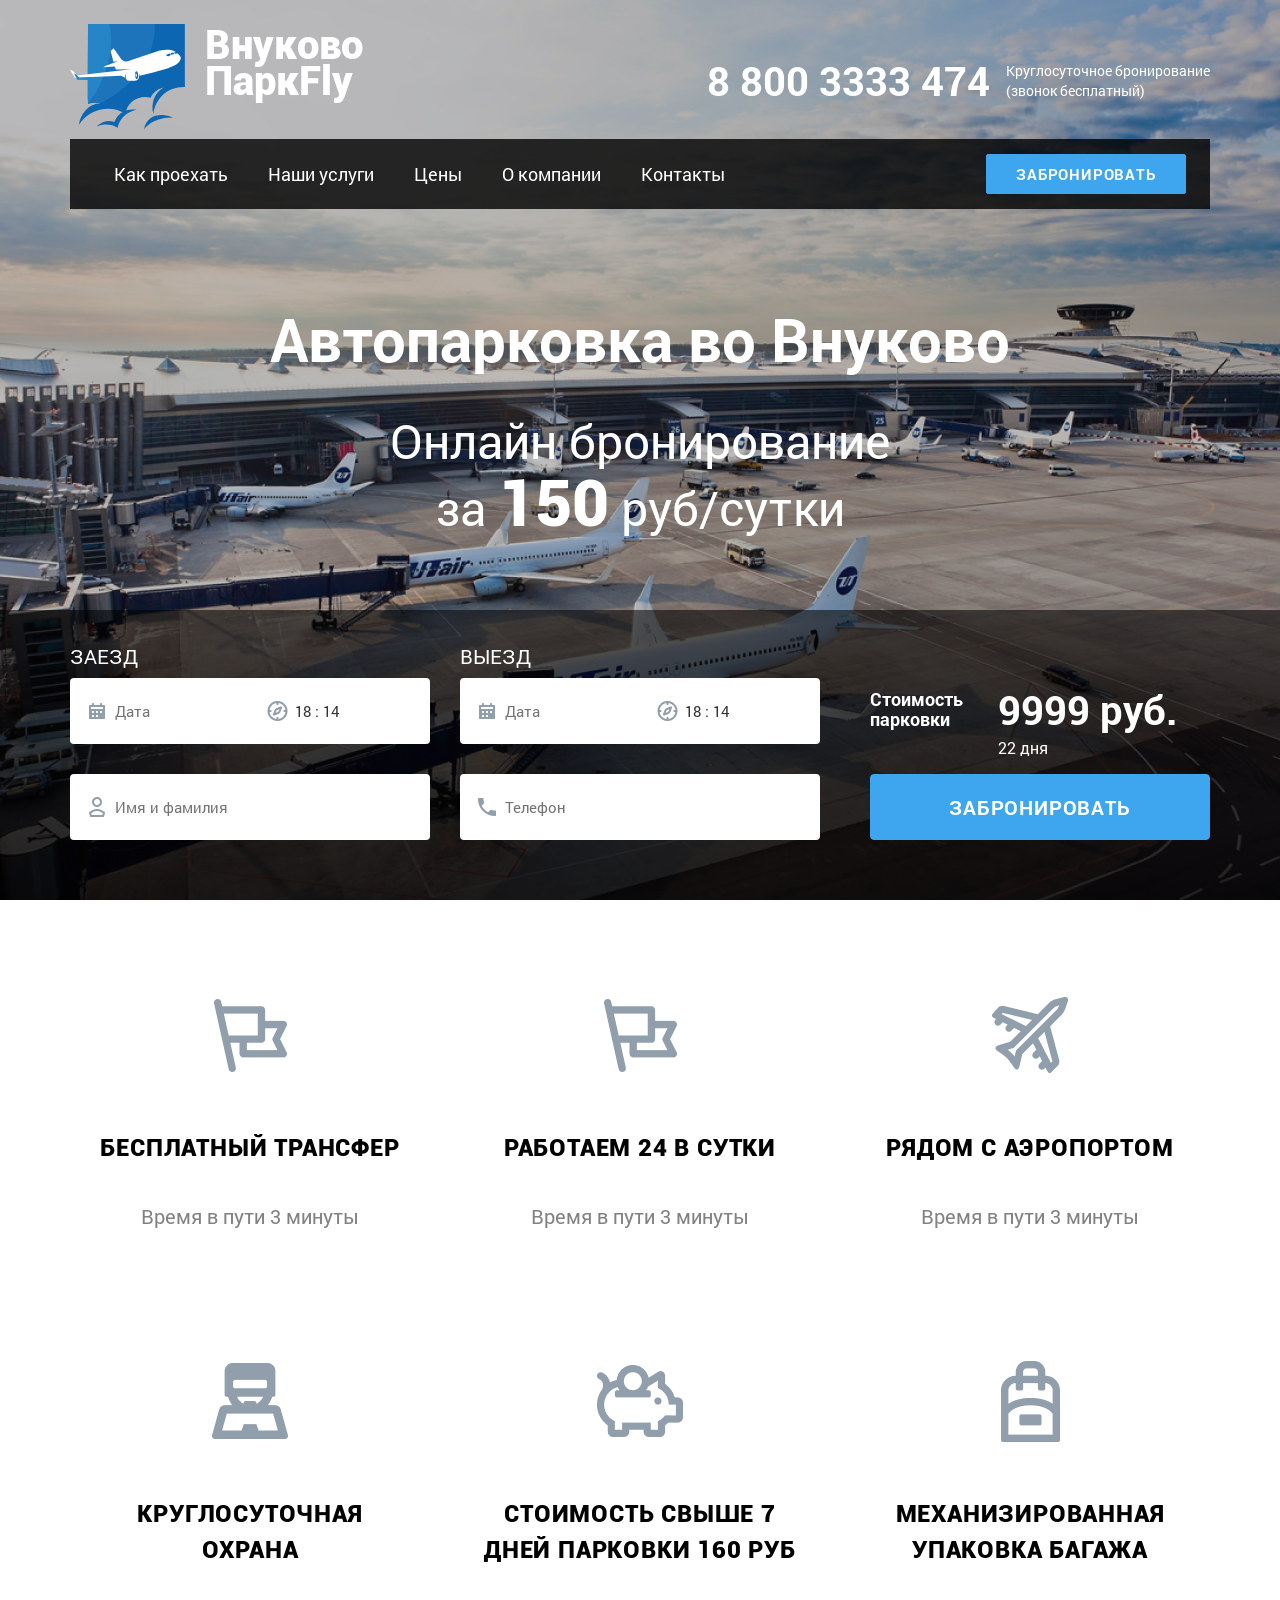
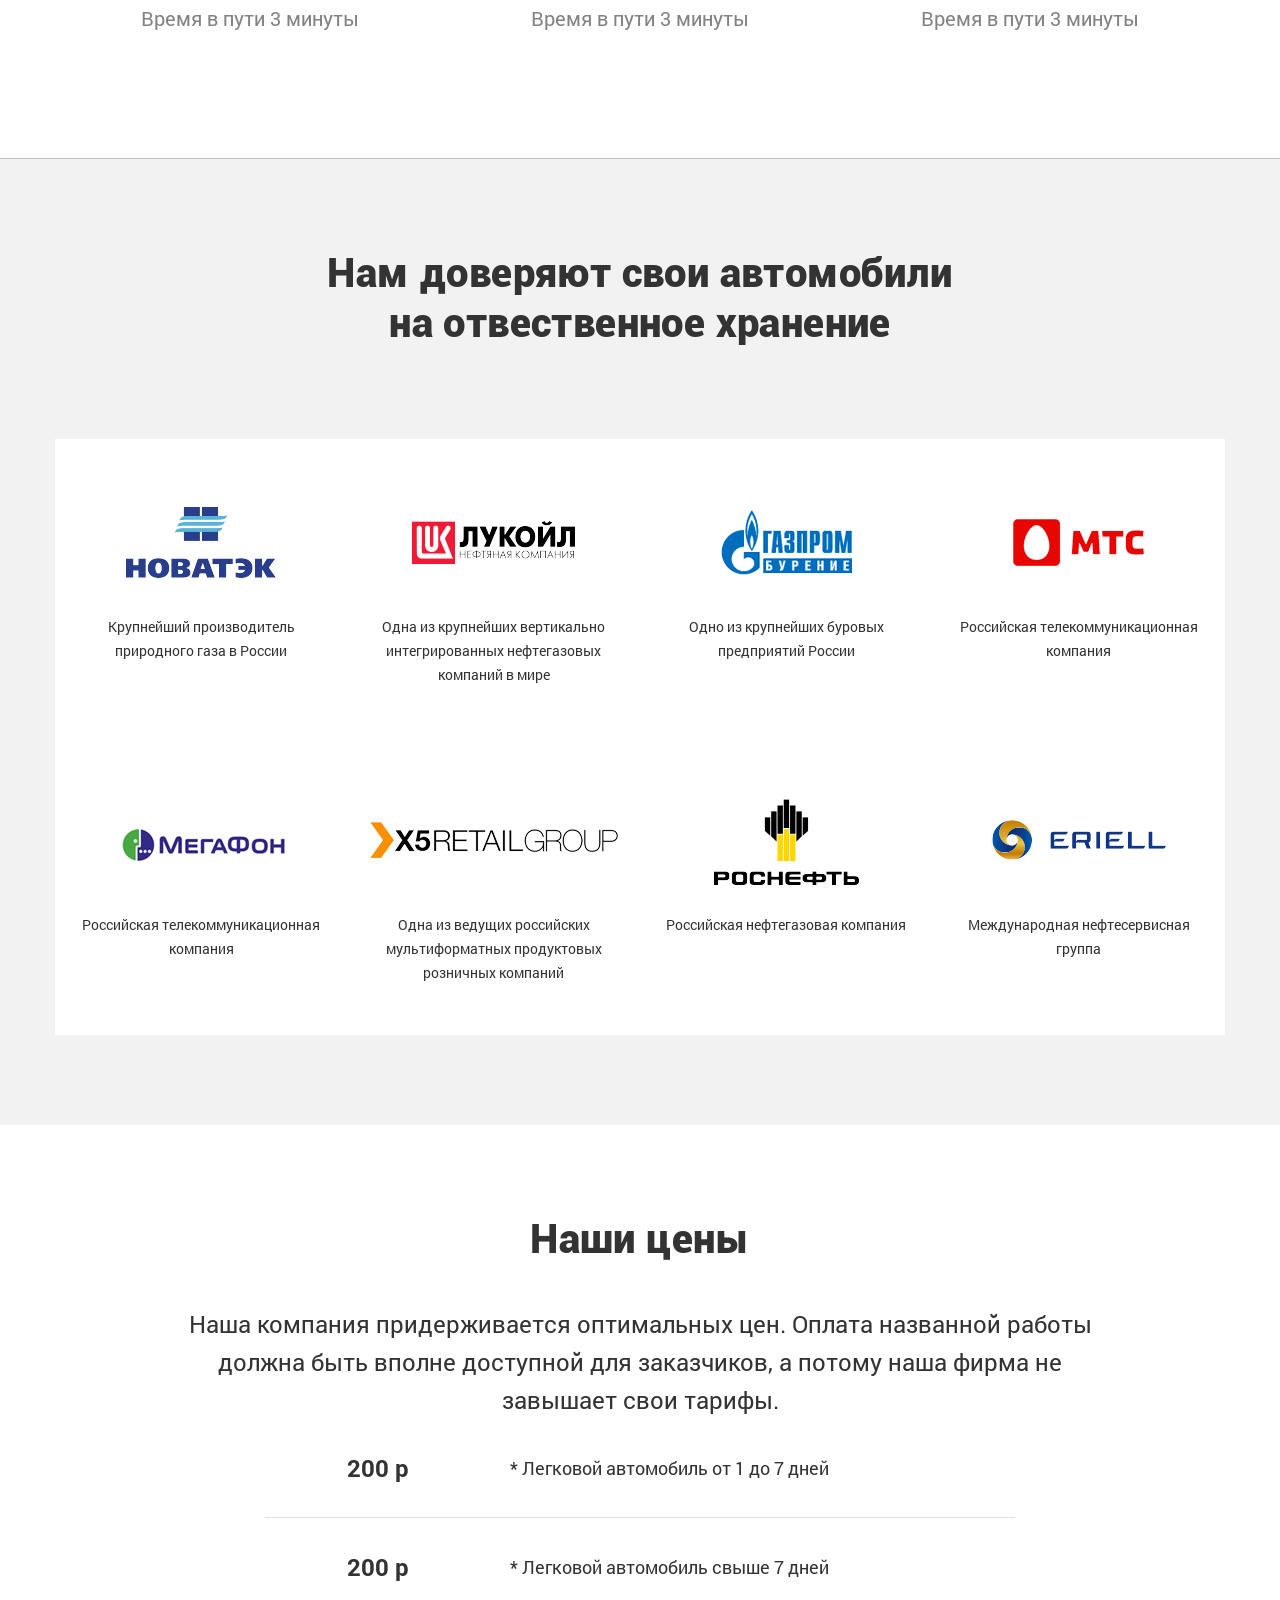
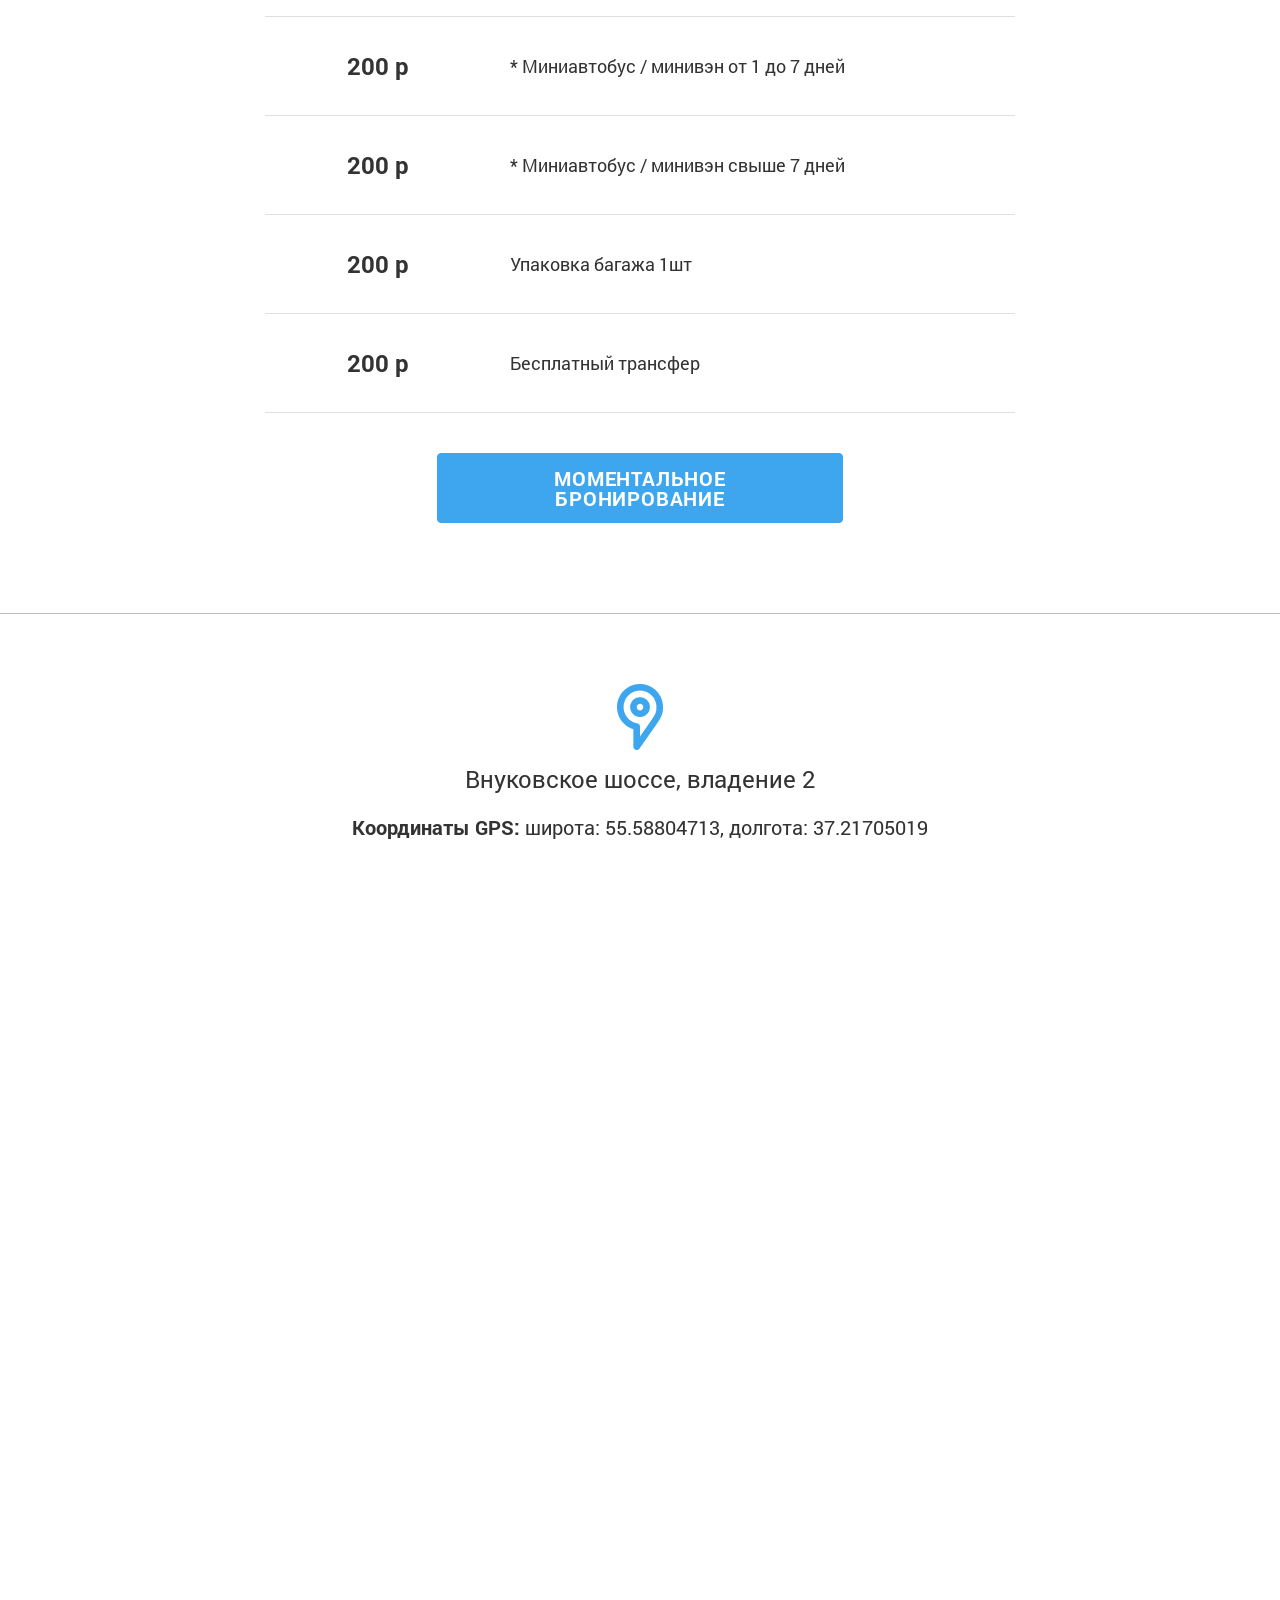
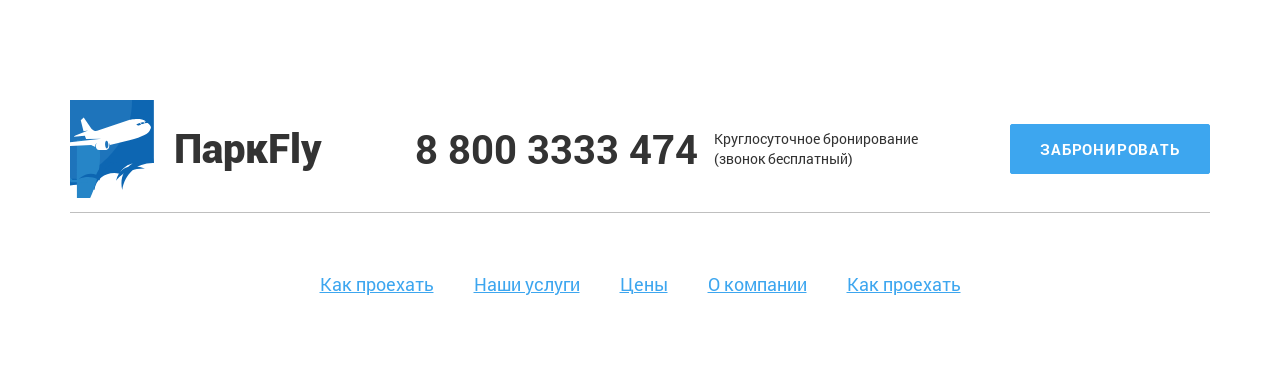
<file: app/index.html>
<!DOCTYPE html>
<html lang="ru">
<head>
	<meta charset="UTF-8">

	<title>Заголовок</title>

	<link rel="shortcut icon" href="img/favicon/favicon.ico" type="image/x-icon">
	<link rel="icon" href="img/favicon/apple-touch-icon.png">
	<link rel="icon" sizes="72x72" href="img/favicon/apple-touch-icon-72x72.png">
	<link rel="icon" sizes="114x114" href="img/favicon/apple-touch-icon-114x114.png">

	<meta http-equiv="X-UA-Compatible" content="IE=edge">
	<meta name="viewport" content="width=device-width, initial-scale=1">
	<!-- Styles -->
	<link rel="stylesheet" href="libs/bootstrap/bootstrap.min.css">
	<link rel="stylesheet" href="libs/font-awesome/css/font-awesome.min.css">
	<link rel="stylesheet" href="libs/ericjgagnon-wickedpicker/dist/wickedpicker.min.css">
	<link rel="stylesheet" href="css/fonts.css">
	<link rel="stylesheet" href="css/main.css">
	<link rel="stylesheet" href="css/media.css">
	<!-- End_Styles -->
</head>
<body>
	<header class="header">
		<div class="container">
			<div class="row">
				<div class="col-md-5">
					<div class="header__h-logo">
						<div class="h-logo">
							<a href="#" class="h-logo__link">
								<svg  viewBox="0 0 115 106" version="1.1" xmlns="http://www.w3.org/2000/svg"><g id="Canvas" transform="translate(-1663 488)"><g id="Logo"><g id="Vector"><use xlink:href="#path0_fill" transform="matrix(-1 0 0 1 1778 -487.962)" fill="#0D66B2"/></g><g id="Vector"><use xlink:href="#path1_fill" transform="matrix(-1 0 0 1 1747.91 -488)" fill="#1E74BB"/></g><g id="Vector"><use xlink:href="#path2_fill" transform="matrix(-1 0 0 1 1704.14 -487.979)" fill="#2685C7"/></g><g id="Vector"><use xlink:href="#path3_fill" transform="matrix(-1 0 0 1 1765.99 -396.956)" fill="#0D66B2"/></g><g id="Vector"><use xlink:href="#path4_fill" transform="matrix(-1 0 0 1 1730.03 -402.592)" fill="#0D66B2"/></g><g id="Vector"><use xlink:href="#path5_fill" transform="matrix(-1 0 0 1 1773.79 -463.785)" fill="#FFFFFF"/></g><g id="Vector"><use xlink:href="#path6_fill" transform="matrix(-1 0 0 1 1729.86 -438.523)" fill="#FFFFFF"/></g><g id="Vector"><use xlink:href="#path7_fill" transform="matrix(-1 0 0 1 1687.27 -438.652)" fill="#2685C7"/></g></g></g><defs><path id="path0_fill" fill-rule="evenodd" d="M 0 63.079C 16.9303 62.4811 29.1917 73.7559 31.7575 89.8994C 34.3864 79.073 30.3484 68.8659 21.4942 63.5702C 21.4942 63.5702 30.3274 65.1717 34.4706 73.6705C 46.3744 70.9159 57.7734 77.685 59.6032 89.9634C 72.8319 80.3115 95.4828 83.7281 106.062 100.726C 104.737 90.8389 97.7332 79.9699 84.7988 79.1371C 84.7988 79.1371 90.2881 77.9199 96.955 79.6709C 97.0392 44.9497 96.9761 34.7853 96.9761 3.18191e-10L 0.14722 3.18191e-10C 0.14722 28.9984 0 33.8244 0 63.079Z"/><path id="path1_fill" fill-rule="evenodd" d="M 60.7703 80.3969C 58.9405 79.735 56.9005 79.3293 54.7343 79.1584C 54.7343 79.1584 -0.872906 55.4557 0.0104146 -3.18191e-10L 66.9115 -3.18191e-10C 66.9115 34.8066 66.9746 44.9497 66.8904 79.6496C 60.2235 77.9199 54.7343 79.1371 54.7343 79.1371L 60.7703 80.3969Z"/><path id="path2_fill" fill-rule="evenodd" d="M 1.55638 0L 23.1136 0C 23.1136 34.8067 23.1767 44.9497 23.0926 79.6496C 23.0926 79.6496 -7.08755 43.7112 1.55638 0Z"/><path id="path3_fill" fill-rule="evenodd" d="M 29.2127 14.9561C 29.2127 14.9561 22.2092 2.05841 -3.20914e-07 2.42142C -3.20914e-07 2.40007 24.3334 -8.1487 29.2127 14.9561Z"/><path id="path4_fill" fill-rule="evenodd" d="M 1.28366e-06 0.326865C 1.28366e-06 0.326865 15.8787 2.41954 19.412 18.4135C 19.412 18.4135 27.6353 11.9647 40.3173 17.0042C 40.3173 17.0042 32.3253 8.67619 22.5878 12.6693C 22.5878 12.6693 18.4446 -2.38506 1.28366e-06 0.326865Z"/><path id="path5_fill" fill-rule="evenodd" d="M 62.842 13.0044L 67.4058 13.6024L 70.161 2.77599L 67.2166 6.51665e-07L 59.6663 10.805C 59.6663 10.805 57.0163 14.0294 53.7775 13.282L 21.8727 2.47704C 21.8727 2.47704 10.1372 -0.555199 4.96344 3.86503C 5.63645 3.92909 6.30946 4.03586 6.9404 4.18534L 5.4051 5.65875C 4.56385 5.50927 3.80671 5.42386 3.21783 5.40251C -0.462673 8.71234 -0.799176 9.45972 1.26191 13.0685C 3.57537 17.1471 11.9249 20.3074 26.731 23.9589L 41.0114 27.4609C 41.3058 25.9662 41.9788 25.0693 41.9788 25.0693C 41.5161 26.5427 41.4951 28.4432 41.9578 29.8953C 42.3994 31.3046 43.6613 32.6286 46.9002 32.4791L 51.8636 32.415C 55.1655 32.3723 55.8596 27.9948 54.2612 25.3469C 54.2612 25.3469 55.8385 26.3719 55.8385 29.3401C 55.8385 29.3401 57.8996 28.5713 59.7294 27.5037L 105.83 29.5963L 110.794 21.4178L 107.618 22.7204L 103.622 27.162L 49.6553 21.0762L 64.84 21.3538L 66.0809 18.2575L 77.5009 19.0689L 75.503 17.8304L 62.842 13.0044ZM 6.2043 5.80823C 7.08762 5.97906 8.05507 6.25666 9.08561 6.61967L 10.5788 5.18897C 9.69552 4.89001 8.72807 4.56971 7.65547 4.33482L 6.2043 5.80823ZM 9.73758 6.87591C 10.4947 7.17487 11.2939 7.55923 12.0721 7.98631C 12.0721 7.98631 13.8597 8.15714 14.6589 6.96133C 14.6589 6.96133 13.2709 6.1926 11.1888 5.40251L 9.73758 6.87591ZM 44.4395 23.0407C 43.5351 22.9553 42.6939 24.6423 42.5677 26.799C 42.4205 28.9344 43.0514 30.7281 43.9347 30.8135C 44.8391 30.8776 45.6803 29.1906 45.8065 27.0552C 45.9538 24.8985 45.3228 23.1048 44.4395 23.0407Z"/><path id="path6_fill" fill-rule="evenodd" d="M 0.968239 3.75826C 1.19958 3.20306 1.34681 2.49839 1.4099 1.75101C 1.45196 1.1104 1.4099 0.512492 1.32577 1.30333e-06C 0.610704 0.10677 0.042854 0.896859 0.000791048 1.85778C -0.0202404 2.73328 0.379358 3.48066 0.968239 3.75826Z"/><path id="path7_fill" fill-rule="evenodd" d="M 0.231346 6.53426L 16.9514 6.38478L 20.2954 0L 17.9609 1.1104L 15.1637 4.16399L -1.28366e-06 3.6515L 0.231346 6.53426Z"/></defs></svg>
								<span>
									Внуково<br>ПаркFly
								</span>
							</a>
						</div>
					</div>
				</div>
				<div class="col-md-7">
					<div class="header__h-phone">
						<div class="h-phone">
							<a href="tel:88003333474" class="h-phone__number">
								8 800 3333 474
							</a>
							<span class="h-phone__text">
								Круглосуточное бронирование<br>(звонок бесплатный)
							</span>
						</div>
					</div>
				</div>
			</div>
			<div class="row">
				<div class="col-md-12">
					<div class="header__h-nav">
						<div class="h-nav__button h-nav__button-mob">
							<input type="button" value="Забронировать">
						</div>
						<button class="h-nav__mob-button">
							&equiv;
						</button>
						<div class="h-nav">
							<ul class="h-nav__list">
								<li class="h-nav__item">
									<a href="#block-marsh" class="h-nav__link">
										Как проехать
									</a>
								</li>
								<li class="h-nav__item">
									<a href="#" class="h-nav__link">
										Наши услуги
									</a>
								</li>
								<li class="h-nav__item">
									<a href="#block-price" class="h-nav__link">
										Цены
									</a>
								</li>
								<li class="h-nav__item">
									<a href="#" class="h-nav__link">
										О компании
									</a>
								</li>
								<li class="h-nav__item">
									<a href="#" class="h-nav__link">
										Контакты
									</a>
								</li>
							</ul>
							<div class="h-nav__button">
								<input type="button" value="Забронировать">
							</div>
						</div>
					</div>
				</div>
			</div>
			<div class="row">
				<div class="col-md-12">
					<div class="header__h-title">
						<div class="h-title">
							<h1 class="h-title__title">
								Автопарковка во Внуково
							</h1>
							<p class="h-title__description">
								Онлайн бронирование<br>за <strong>150</strong> руб/сутки
							</p>
						</div>
					</div>
				</div>
			</div>
		</div>
		<div class="header__bottom">
			<div class="container">
				<div class="row">
					<form action="">
					<div class="col-md-4">
						<div class="header__h-form">
							<div class="h-form">
								<label for="">
									Заезд
								</label>
								<div class="h-form__row">
									<div class="h-form__input h-form__input-50">
										<i style="background-image: url(img/icon/1.png);"></i>
										<input type="text" placeholder="Дата" required>
									</div>
									<div class="h-form__input h-form__input-50">
										<i style="background-image: url(img/icon/2.png);"></i>
										<input type="text" placeholder="Время" required name="check_in_time">
									</div>
								</div>
								<div class="h-form__row" style="padding-top: 30px;">
									<div class="h-form__input">
										<i style="background-image: url(img/icon/3.png);"></i>
										<input type="text" placeholder="Имя и фамилия" required>
									</div>
								</div>
							</div>
						</div>
					</div>
					<div class="col-md-4">
						<div class="header__h-form">
							<div class="h-form">
								<label for="">
									Выезд
								</label>
								<div class="h-form__row">
									<div class="h-form__input h-form__input-50">
										<i style="background-image: url(img/icon/1.png);"></i>
										<input type="text" placeholder="Дата" required>
									</div>
									<div class="h-form__input h-form__input-50">
										<i style="background-image: url(img/icon/2.png);"></i>
										<input type="text" placeholder="Время" required name="check_in_time">
									</div>
								</div>
								<div class="h-form__row" style="padding-top: 30px;">
									<div class="h-form__input">
										<i style="background-image: url(img/icon/4.png);"></i>
										<input type="text" placeholder="Телефон" required>
									</div>
								</div>
							</div>
						</div>
					</div>
					<div class="col-md-4">
						<div class="header__h-reservation">
							<div class="h-reservation">
								<div class="h-reservation__left">
									<b class="h-reservation__title">
										Стоимость<br>парковки
									</b>
								</div>
								<div class="h-reservation__right">
									<div class="h-reservation__price">
										9999
									</div>
									<div class="h-reservation__days">
										22
									</div>
								</div>
								<div class="h-reservation__bottom">
									<div class="h-reservation__button">
										<input type="submit" value="Забронировать">
									</div>
								</div>
							</div>
						</div>
					</div>
					</form>
				</div>
			</div>
		</div>
	</header>
	<div class="page">
		<div class="page__white">
			<div class="container">
				<div class="row">
					<div class="col-md-4 col-sm-6">
						<div class="page__p-advantages">
							<div class="p-advantages">
								<div class="p-advantages__icon">
									<img src="img/icon/advantages/1.png" height="73" width="73" alt="1">
								</div>
								<h3 class="p-advantages__title">
									Бесплатный трансфер
								</h3>
								<p class="p-advantages__description">
									Время в пути 3 минуты
								</p>
							</div>
						</div>
					</div>
					<div class="col-md-4 col-sm-6">
						<div class="page__p-advantages">
							<div class="p-advantages">
								<div class="p-advantages__icon">
									<img src="img/icon/advantages/1.png" height="73" width="73" alt="1">
								</div>
								<h3 class="p-advantages__title">
									Работаем 24 в сутки
								</h3>
								<p class="p-advantages__description">
									Время в пути 3 минуты
								</p>
							</div>
						</div>
					</div>
					<div class="col-md-4 col-sm-6">
						<div class="page__p-advantages">
							<div class="p-advantages">
								<div class="p-advantages__icon">
									<img src="img/icon/advantages/3.png" alt="1">
								</div>
								<h3 class="p-advantages__title">
									Рядом с аэропортом
								</h3>
								<p class="p-advantages__description">
									Время в пути 3 минуты
								</p>
							</div>
						</div>
					</div>
					<div class="col-md-4 col-sm-6">
						<div class="page__p-advantages">
							<div class="p-advantages">
								<div class="p-advantages__icon">
									<img src="img/icon/advantages/4.png" alt="1">
								</div>
								<h3 class="p-advantages__title">
									Круглосуточная охрана
								</h3>
								<p class="p-advantages__description">
									Время в пути 3 минуты
								</p>
							</div>
						</div>
					</div>
					<div class="col-md-4 col-sm-6">
						<div class="page__p-advantages">
							<div class="p-advantages">
								<div class="p-advantages__icon">
									<img src="img/icon/advantages/5.png" alt="1">
								</div>
								<h3 class="p-advantages__title">
									Стоимость свыше 7 дней парковки 160 руб
								</h3>
								<p class="p-advantages__description">
									Время в пути 3 минуты
								</p>
							</div>
						</div>
					</div>
					<div class="col-md-4 col-sm-6">
						<div class="page__p-advantages">
							<div class="p-advantages">
								<div class="p-advantages__icon">
									<img src="img/icon/advantages/6.png" alt="1">
								</div>
								<h3 class="p-advantages__title">
									Механизированная упаковка багажа
								</h3>
								<p class="p-advantages__description">
									Время в пути 3 минуты
								</p>
							</div>
						</div>
					</div>
				</div>
			</div>
		</div>
		<div class="page__gray">
			<div class="container">
				<div class="row">
					<div class="col-md-12">
						<div class="page__p-section">
							<div class="p-section">
								<div class="p-section__title-wp">
									<h2 class="p-section__title">
										Нам доверяют свои автомобили<br>на отвественное хранение
									</h2>
								</div>
							</div>
						</div>
					</div>
				</div>
				<div class="row" style="background-color: #fff;">
					<div class="col-md-3 col-sm-6">
						<div class="page__p-company">
							<div class="p-company">
								<div class="p-company__img">
									<img src="img/icon/company/1.png" alt="1">
								</div>
								<p class="p-company__description">
									Крупнейший производитель<br>природного газа в России
								</p>
							</div>
						</div>
					</div>
					<div class="col-md-3 col-sm-6">
						<div class="page__p-company">
							<div class="p-company">
								<div class="p-company__img">
									<img src="img/icon/company/2.png" alt="1">
								</div>
								<p class="p-company__description">
									Одна из крупнейших вертикально<br>интегрированных нефтегазовых<br>компаний в мире
								</p>
							</div>
						</div>
					</div>
					<div class="col-md-3 col-sm-6">
						<div class="page__p-company">
							<div class="p-company">
								<div class="p-company__img">
									<img src="img/icon/company/3.png" alt="1">
								</div>
								<p class="p-company__description">
									Одно из крупнейших буровых<br>предприятий России
								</p>
							</div>
						</div>
					</div>
					<div class="col-md-3 col-sm-6">
						<div class="page__p-company">
							<div class="p-company">
								<div class="p-company__img">
									<img src="img/icon/company/4.png" alt="1">
								</div>
								<p class="p-company__description">
									Российская телекоммуникационная<br>компания
								</p>
							</div>
						</div>
					</div>
				</div>
				<div class="row" style="background-color: #fff;">
					<div class="col-md-3 col-sm-6">
						<div class="page__p-company">
							<div class="p-company">
								<div class="p-company__img">
									<img src="img/icon/company/5.png" alt="1">
								</div>
								<p class="p-company__description">
									Российская телекоммуникационная<br>компания
								</p>
							</div>
						</div>
					</div>
					<div class="col-md-3 col-sm-6">
						<div class="page__p-company">
							<div class="p-company">
								<div class="p-company__img">
									<img src="img/icon/company/6.png" alt="1">
								</div>
								<p class="p-company__description">
									Одна из ведущих российских<br>мультиформатных продуктовых<br>розничных компаний
								</p>
							</div>
						</div>
					</div>
					<div class="col-md-3 col-sm-6">
						<div class="page__p-company">
							<div class="p-company">
								<div class="p-company__img">
									<img src="img/icon/company/7.png" alt="1">
								</div>
								<p class="p-company__description">
									Российская нефтегазовая компания
								</p>
							</div>
						</div>
					</div>
					<div class="col-md-3 col-sm-6">
						<div class="page__p-company">
							<div class="p-company">
								<div class="p-company__img">
									<img src="img/icon/company/8.png" alt="1">
								</div>
								<p class="p-company__description">
									Международная нефтесервисная<br>группа
								</p>
							</div>
						</div>
					</div>
				</div>
			</div>
		</div>
		<div class="page__white" id="block-price">
			<div class="container">
				<div class="row">
					<div class="col-md-12">
						<div class="page__p-section">
							<div class="p-section">
								<div class="p-section__title-wp">
									<h2 class="p-section__title">
										Наши цены
									</h2>
								</div>
								<div class="p-section__description-wp">
									<p class="p-section__description">
										Наша компания придерживается оптимальных цен. Оплата названной работы<br>должна быть вполне доступной для заказчиков, а потому наша фирма не<br>завышает свои тарифы.
									</p>
								</div>
							</div>
						</div>
					</div>
				</div>
				<div class="row">
					<div class="col-md-8 col-md-offset-2">
						<div class="page__p-priceList">
							<div class="p-priceList">
								<div class="p-priceList__row">
									<div class="p-priceList__left">
										<span>
											200
										</span>
									</div>
									<div class="p-priceList__right">
										<span>
											* Легковой автомобиль от 1 до 7 дней
										</span>
									</div>
								</div>
								<div class="p-priceList__row">
									<div class="p-priceList__left">
										<span>
											200
										</span>
									</div>
									<div class="p-priceList__right">
										<span>
											* Легковой автомобиль свыше 7 дней
										</span>
									</div>
								</div>
								<div class="p-priceList__row">
									<div class="p-priceList__left">
										<span>
											200
										</span>
									</div>
									<div class="p-priceList__right">
										<span>
											* Миниавтобус / минивэн от 1 до 7 дней
										</span>
									</div>
								</div>
								<div class="p-priceList__row">
									<div class="p-priceList__left">
										<span>
											200
										</span>
									</div>
									<div class="p-priceList__right">
										<span>
											* Миниавтобус / минивэн свыше 7 дней
										</span>
									</div>
								</div>
								<div class="p-priceList__row">
									<div class="p-priceList__left">
										<span>
											200
										</span>
									</div>
									<div class="p-priceList__right">
										<span>
											Упаковка багажа 1шт
										</span>
									</div>
								</div>
								<div class="p-priceList__row">
									<div class="p-priceList__left">
										<span>
											200
										</span>
									</div>
									<div class="p-priceList__right">
										<span>
											Бесплатный трансфер
										</span>
									</div>
								</div>
							</div>
						</div>
					</div>
				</div>
				<div class="row">
					<div class="col-md-12">
						<div class="page__p-priceList">
							<div class="p-priceList">
								<div class="p-priceList__button">
									<button type="submit">
										Моментальное<br>бронирование
									</button>
								</div>
							</div>
						</div>
					</div>
				</div>
			</div>
		</div>
		<div class="page__white" id="block-marsh" style="padding-bottom: 0; border: none;">
			<div class="container">
				<div class="row">
					<div class="col-md-8 col-md-offset-2">
						<div class="page__p-addr">
							<div class="p-addr">
								<div class="p-addr__img">
									<img src="img/icon/map.png" alt="map">
								</div>
								<div class="p-addr__title">
									<span>
										Внуковское шоссе, владение 2
									</span>
								</div>
								<div class="p-addr__cord">
									<p>
										<strong>Координаты GPS:</strong> широта: 55.58804713, долгота: 37.21705019
									</p>
								</div>
							</div>
						</div>
					</div>
				</div>
			</div>
			<div class="page__map">
				<iframe src="https://yandex.ua/map-widget/v1/-/CBQzRXwrLC" width="560" height="400" frameborder="0"></iframe>
			</div>
		</div>
	</div>
	<footer class="footer">
		<div class="container">
			<div class="row">
				<div class="col-md-3">
					<div class="footer__f-logo">
						<div class="h-logo f-logo">
							<a href="#" class="h-logo__link f-logo__link">
								<svg width="84" height="98" viewBox="0 0 84 98" version="1.1" xmlns="http://www.w3.org/2000/svg" xmlns:xlink="http://www.w3.org/1999/xlink"><title>Logo</title><desc>Created using Figma</desc><g id="Canvas" transform="translate(-1657 -4545)"><g id="Logo"><g id="Vector"><use xlink:href="#path0_fill" transform="matrix(-1 0 0 1 1741 4545.03)" fill="#0D66B2"/></g><g id="Vector"><use xlink:href="#path1_fill" transform="matrix(-1 0 0 1 1719.02 4545)" fill="#1E74BB"/></g><g id="Vector"><use xlink:href="#path2_fill" transform="matrix(-1 0 0 1 1687.05 4585.02)" fill="#2685C7"/></g><g id="Vector"><use xlink:href="#path3_fill" transform="matrix(-1 0 0 1 1732.23 4611.14)" fill="#0D66B2"/></g><g id="Vector"><use xlink:href="#path4_fill" transform="matrix(-1 0 0 1 1705.96 4607.04)" fill="#0D66B2"/></g><g id="Vector"><use xlink:href="#path5_fill" transform="matrix(-1 0 0 1 1737.93 4562.59)" fill="#FFFFFF"/></g><g id="Vector"><use xlink:href="#path6_fill" transform="matrix(-1 0 0 1 1705.84 4580.94)" fill="#FFFFFF"/></g><g id="Vector"><use xlink:href="#path7_fill" transform="matrix(-1 0 0 1 1674.73 4620.85)" fill="#2685C7"/></g></g></g><defs><path id="path0_fill" fill-rule="evenodd" d="M 0 45.8216C 12.3665 45.3872 21.3226 53.5774 23.1968 65.3043C 25.117 57.4398 22.1675 50.0252 15.7001 46.1783C 15.7001 46.1783 22.1522 47.3417 25.1785 53.5154C 33.8735 51.5144 42.1997 56.4316 43.5362 65.3508C 53.199 58.3395 69.744 60.8214 77.4711 73.1687C 76.5033 65.9868 71.3877 58.0913 61.94 57.4864C 61.94 57.4864 65.9495 56.6022 70.8193 57.8742C 70.8808 32.6521 70.8347 25.2686 70.8347 2.31139e-10L 0.107535 2.31139e-10C 0.107535 21.0649 0 24.5705 0 45.8216Z"/><path id="path1_fill" fill-rule="evenodd" d="M 44.3887 58.4016C 43.0522 57.9207 41.5621 57.626 39.9798 57.5019C 39.9798 57.5019 -0.637601 40.2839 0.0076072 -2.31139e-10L 48.8745 -2.31139e-10C 48.8745 25.2841 48.9206 32.6521 48.8591 57.8587C 43.9893 56.6022 39.9798 57.4864 39.9798 57.4864L 44.3887 58.4016Z"/><path id="path2_fill" fill-rule="evenodd" d="M 1.13683 0L 16.883 0C 16.883 25.2841 16.9291 32.6521 16.8676 57.8587C 16.8676 57.8587 -5.17699 31.7525 1.13683 0Z"/><path id="path3_fill" fill-rule="evenodd" d="M 21.338 10.8643C 21.338 10.8643 16.2224 1.49526 -2.34407e-07 1.75896C -2.34407e-07 1.74345 17.774 -5.91934 21.338 10.8643Z"/><path id="path4_fill" fill-rule="evenodd" d="M 9.37628e-07 0.237439C 9.37628e-07 0.237439 11.5984 1.75759 14.1792 13.3759C 14.1792 13.3759 20.1858 8.69132 29.4492 12.3521C 29.4492 12.3521 23.6116 6.30252 16.4989 9.2032C 16.4989 9.2032 13.4726 -1.73255 9.37628e-07 0.237439Z"/><path id="path5_fill" fill-rule="evenodd" d="M 45.902 9.44663L 49.2356 9.88095L 51.248 2.01652L 49.0973 4.7338e-07L 43.5823 7.84892C 43.5823 7.84892 41.6467 10.1912 39.2809 9.64828L 15.9766 1.79936C 15.9766 1.79936 7.40455 -0.403305 3.62547 2.80762C 4.11706 2.85415 4.60865 2.93171 5.06951 3.04029L 3.94808 4.1106C 3.33359 4.00202 2.78056 3.93997 2.35042 3.92446C -0.337953 6.32877 -0.583746 6.87168 0.921741 9.49316C 2.61157 12.4559 8.71033 14.7516 19.5253 17.4041L 29.9561 19.948C 30.1712 18.8622 30.6628 18.2107 30.6628 18.2107C 30.3248 19.281 30.3095 20.6616 30.6474 21.7164C 30.97 22.7402 31.8918 23.7019 34.2575 23.5933L 37.883 23.5468C 40.2948 23.5157 40.8018 20.3358 39.6343 18.4124C 39.6343 18.4124 40.7864 19.1569 40.7864 21.3131C 40.7864 21.3131 42.2919 20.7547 43.6284 19.9791L 77.3021 21.4992L 80.9276 15.5582L 78.6079 16.5044L 75.6891 19.7309L 36.27 15.31L 47.3614 15.5117L 48.2678 13.2625L 56.6094 13.8519L 55.15 12.9523L 45.902 9.44663ZM 4.53184 4.21918C 5.17704 4.34328 5.8837 4.54493 6.63645 4.80863L 7.72716 3.76934C 7.08195 3.55218 6.37529 3.31951 5.59182 3.14888L 4.53184 4.21918ZM 7.11267 4.99477C 7.66571 5.21193 8.24947 5.49114 8.81786 5.80138C 8.81786 5.80138 10.1236 5.92547 10.7074 5.05681C 10.7074 5.05681 9.6935 4.49839 8.17266 3.92446L 7.11267 4.99477ZM 32.4602 16.7371C 31.7996 16.6751 31.1851 17.9005 31.0929 19.4672C 30.9854 21.0184 31.4462 22.3213 32.0915 22.3834C 32.752 22.4299 33.3665 21.2045 33.4587 19.6533C 33.5662 18.0866 33.1054 16.7837 32.4602 16.7371Z"/><path id="path6_fill" fill-rule="evenodd" d="M 0.707235 2.73006C 0.876219 2.32675 0.983754 1.81487 1.02984 1.27196C 1.06056 0.806609 1.02984 0.372282 0.968391 9.46759e-07C 0.446079 0.0775594 0.031302 0.651492 0.000577809 1.34952C -0.0147843 1.9855 0.277097 2.52841 0.707235 2.73006Z"/><path id="path7_fill" fill-rule="evenodd" d="M 0.168983 4.74658L 12.3819 4.638L 14.8244 0L 13.1192 0.806608L 11.0761 3.02478L -9.37628e-07 2.6525L 0.168983 4.74658Z"/></defs></svg>
								<span>
									ПаркFly
								</span>
							</a>
						</div>
					</div>
				</div>
				<div class="col-md-6">
					<div class="footer__h-phone">
						<div class="h-phone f-phone">
							<a href="tel:88003333474" class="h-phone__number f-phone__number">
								8 800 3333 474
							</a>
							<span class="h-phone__text f-phone__text">
								Круглосуточное бронирование<br>(звонок бесплатный)
							</span>
						</div>
					</div>
				</div>
				<div class="col-md-3">
					<div class="f-button">
						<div class="h-nav__button f-button__button">
							<input type="button" value="Забронировать">
						</div>
					</div>
				</div>
			</div>
			<div class="row">
				<div class="col-md-12">
					<hr>
				</div>
			</div>
			<div class="row">
				<div class="col-md-12">
					<ul class="f-nav">
						<li class="f-nav__item">
							<a href="#block-marsh" class="f-nav__link">
								Как проехать
							</a>
						</li>
						<li class="f-nav__item">
							<a href="#" class="f-nav__link">
								Наши услуги
							</a>
						</li>
						<li class="f-nav__item">
							<a href="#block-price" class="f-nav__link">
								Цены
							</a>
						</li>
						<li class="f-nav__item">
							<a href="#" class="f-nav__link">
								О компании
							</a>
						</li>
						<li class="f-nav__item">
							<a href="#" class="f-nav__link">
								Как проехать
							</a>
						</li>
					</ul>
				</div>
			</div>
		</div>
	</footer>
	<div class="popup-bg"></div>
	<div class="popup-reservation">
		<div class="popup-reservation__wp">
			<div class="popup-reservation__close">
				<button>&times;</button>
			</div>
			<form action="">
			<div class="h-form">
				<label for="">
					Заезд
				</label>
				<div class="h-form__row">
					<div class="h-form__input h-form__input-50">
						<i style="background-image: url(img/icon/1.png);"></i>
						<input type="text" placeholder="Дата" required>
					</div>
					<div class="h-form__input h-form__input-50">
						<i style="background-image: url(img/icon/2.png);"></i>
						<input type="text" placeholder="Время" required>
					</div>
				</div>
				<div class="h-form__row" style="padding-top: 30px;">
					<div class="h-form__input">
						<i style="background-image: url(img/icon/3.png);"></i>
						<input type="text" placeholder="Имя и фамилия" required>
					</div>
				</div>
			</div>
			<div class="h-form">
				<label for="">
					Выезд
				</label>
				<div class="h-form__row">
					<div class="h-form__input h-form__input-50">
						<i style="background-image: url(img/icon/1.png);"></i>
						<input type="text" placeholder="Дата" required>
					</div>
					<div class="h-form__input h-form__input-50">
						<i style="background-image: url(img/icon/2.png);"></i>
						<input type="text" placeholder="Время" required>
					</div>
				</div>
				<div class="h-form__row" style="padding-top: 30px;">
					<div class="h-form__input">
						<i style="background-image: url(img/icon/4.png);"></i>
						<input type="text" placeholder="Телефон" required>
					</div>
				</div>
			</div>
			<div class="h-reservation__bottom">
				<div class="h-reservation__button">
					<input type="submit" value="Забронировать">
				</div>
			</div>
			</form>
		</div>
	</div>
	<!-- Scripts -->
	<script type="text/javascript" src="libs/jquery/jquery.min.js"></script>
	<script type="text/javascript" src="libs/jquery.maskedinput.min.js"></script>
	<script type="text/javascript">
		!function($,window,document){"use strict";function Wickedpicker(e,t){this.element=$(e),this.options=$.extend({},defaults,t),this.element.addClass("hasWickedpicker"),this.element.attr("onkeypress","return false;"),this.element.attr("aria-showingpicker","false"),this.createPicker(),this.timepicker=$(".wickedpicker"),this.up=$("."+this.options.upArrow),this.down=$("."+this.options.downArrow),this.separator=$(".wickedpicker__controls__control--separator"),this.hoursElem=$(".wickedpicker__controls__control--hours"),this.minutesElem=$(".wickedpicker__controls__control--minutes"),this.secondsElem=$(".wickedpicker__controls__control--seconds"),this.meridiemElem=$(".wickedpicker__controls__control--meridiem"),this.close=$("."+this.options.close);var i=this.timeArrayFromString(this.options.now);this.options.now=new Date(today.getFullYear(),today.getMonth(),today.getDate(),i[0],i[1],i[2]),this.selectedHour=this.parseHours(this.options.now.getHours()),this.selectedMin=this.parseSecMin(this.options.now.getMinutes()),this.selectedSec=this.parseSecMin(this.options.now.getSeconds()),this.selectedMeridiem=this.parseMeridiem(this.options.now.getHours()),this.setHoverState(),this.attach(e),this.setText(e)}"function"!=typeof String.prototype.endsWith&&(String.prototype.endsWith=function(e){return e.length>0&&this.substring(this.length-e.length,this.length)===e});var isMobile=function(){return/Android|webOS|iPhone|iPad|iPod|BlackBerry|IEMobile|Opera Mini/i.test(navigator.userAgent)},today=new Date,pluginName="wickedpicker",defaults={now:today.getHours()+":"+today.getMinutes(),twentyFour:!1,upArrow:"wickedpicker__controls__control-up",downArrow:"wickedpicker__controls__control-down",close:"wickedpicker__close",hoverState:"hover-state",title:"Timepicker",showSeconds:!1,secondsInterval:1,minutesInterval:1,beforeShow:null,show:null,clearable:!1};$.extend(Wickedpicker.prototype,{showPicker:function(e){"function"==typeof this.options.beforeShow&&this.options.beforeShow(e,this.timepicker);var t=$(e).offset();if($(e).attr({"aria-showingpicker":"true",tabindex:-1}),this.setText(e),this.showHideMeridiemControl(),this.getText(e)!==this.getTime()){var i=this.getText(e).replace(/:/g,"").split(" "),s={};s.hours=i[0],s.minutes=i[2],this.options.showSeconds?(s.seconds=i[4],s.meridiem=i[5]):s.meridiem=i[3],this.setTime(s)}this.timepicker.css({"z-index":this.element.css("z-index")+1,position:"absolute",left:t.left,top:t.top+$(e)[0].offsetHeight}).show(),"function"==typeof this.options.show&&this.options.show(e,this.timepicker),this.handleTimeAdjustments(e)},hideTimepicker:function(e){function t(e){setTimeout(function(){$('[aria-showingpicker="false"]').attr("tabindex",e)},400)}this.timepicker.hide();var i={start:function(){var e=$.Deferred();return $('[aria-showingpicker="true"]').attr("aria-showingpicker","false"),e.promise()}};i.start().then(t(0))},createPicker:function(){if(0===$(".wickedpicker").length){var e='<div class="wickedpicker"><p class="wickedpicker__title">'+this.options.title+'<span class="wickedpicker__close"></span></p><ul class="wickedpicker__controls"><li class="wickedpicker__controls__control"><span class="'+this.options.upArrow+'"></span><span class="wickedpicker__controls__control--hours" tabindex="-1">00</span><span class="'+this.options.downArrow+'"></span></li><li class="wickedpicker__controls__control--separator"><span class="wickedpicker__controls__control--separator-inner">:</span></li><li class="wickedpicker__controls__control"><span class="'+this.options.upArrow+'"></span><span class="wickedpicker__controls__control--minutes" tabindex="-1">00</span><span class="'+this.options.downArrow+'"></span></li>';this.options.showSeconds&&(e+='<li class="wickedpicker__controls__control--separator"><span class="wickedpicker__controls__control--separator-inner">:</span></li><li class="wickedpicker__controls__control"><span class="'+this.options.upArrow+'"></span><span class="wickedpicker__controls__control--seconds" tabindex="-1">00</span><span class="'+this.options.downArrow+'"></span> </li>'),e+='<li class="wickedpicker__controls__control"><span class="'+this.options.upArrow+'"></span><span class="wickedpicker__controls__control--meridiem" tabindex="-1">AM</span><span class="'+this.options.downArrow+'"></span></li></ul></div>',$("body").append(e),this.attachKeyboardEvents()}},showHideMeridiemControl:function(){this.options.twentyFour===!1?$(this.meridiemElem).parent().show():$(this.meridiemElem).parent().hide()},showHideSecondsControl:function(){this.options.showSeconds?$(this.secondsElem).parent().show():$(this.secondsElem).parent().hide()},attach:function(e){var t=this;this.options.clearable&&t.makePickerInputClearable(e),$(e).attr("tabindex",0),$(e).on("click focus",function(e){$(t.timepicker).is(":hidden")&&(t.showPicker($(this)),$(t.hoursElem).focus())});var i=function(i){$(t.timepicker).is(":visible")&&($(i.target).is(t.close)?t.hideTimepicker(e):$(i.target).closest(t.timepicker).length||$(i.target).closest($(".hasWickedpicker")).length?i.stopPropagation():t.hideTimepicker(e))};$(document).off("click",i).on("click",i)},attachKeyboardEvents:function(){$(document).on("keydown",$.proxy(function(e){switch(e.keyCode){case 9:"hasWickedpicker"!==e.target.className&&$(this.close).trigger("click");break;case 27:$(this.close).trigger("click");break;case 37:e.target.className!==this.hoursElem[0].className?$(e.target).parent().prevAll("li").not(this.separator.selector).first().children()[1].focus():$(e.target).parent().siblings(":last").children()[1].focus();break;case 39:e.target.className!==this.meridiemElem[0].className?$(e.target).parent().nextAll("li").not(this.separator.selector).first().children()[1].focus():$(e.target).parent().siblings(":first").children()[1].focus();break;case 38:$(":focus").prev().trigger("click");break;case 40:$(":focus").next().trigger("click")}},this))},setTime:function(e){this.setHours(e.hours),this.setMinutes(e.minutes),this.setMeridiem(e.meridiem),this.options.showSeconds&&this.setSeconds(e.seconds)},getTime:function(){return[this.formatTime(this.getHours(),this.getMinutes(),this.getMeridiem(),this.getSeconds())]},setHours:function(e){var t=new Date;t.setHours(e);var i=this.parseHours(t.getHours());this.hoursElem.text(i),this.selectedHour=i},getHours:function(){var e=new Date;return e.setHours(this.hoursElem.text()),e.getHours()},parseHours:function(e){return this.options.twentyFour===!1?(e+11)%12+1:10>e?"0"+e:e},setMinutes:function(e){var t=new Date;t.setMinutes(e);var i=t.getMinutes(),s=this.parseSecMin(i);this.minutesElem.text(s),this.selectedMin=s},getMinutes:function(){var e=new Date;return e.setMinutes(this.minutesElem.text()),e.getMinutes()},parseSecMin:function(e){return(10>e?"0":"")+e},setMeridiem:function(e){var t="";if(void 0===e){var i=this.getMeridiem();t="PM"===i?"AM":"PM"}else t=e;this.meridiemElem.text(t),this.selectedMeridiem=t},getMeridiem:function(){return this.meridiemElem.text()},setSeconds:function(e){var t=new Date;t.setSeconds(e);var i=t.getSeconds(),s=this.parseSecMin(i);this.secondsElem.text(s),this.selectedSec=s},getSeconds:function(){var e=new Date;return e.setSeconds(this.secondsElem.text()),e.getSeconds()},parseMeridiem:function(e){return e>12?"PM":"AM"},handleTimeAdjustments:function(e){var t=0;$(this.up).add(this.down).off("mousedown click touchstart").on("mousedown click",{Wickedpicker:this,input:e},function(e){var i=this.className.indexOf("up")>-1?"+":"-",s=e.data;"mousedown"==e.type?t=setInterval($.proxy(function(e){e.Wickedpicker.changeValue(i,e.input,this)},this,{Wickedpicker:s.Wickedpicker,input:s.input}),200):s.Wickedpicker.changeValue(i,s.input,this)}).bind("mouseup touchend",function(){clearInterval(t)})},changeValue:function(operator,input,clicked){var target="+"===operator?clicked.nextSibling:clicked.previousSibling,targetClass=$(target).attr("class");targetClass.endsWith("hours")?this.setHours(eval(this.getHours()+operator+1)):targetClass.endsWith("minutes")?this.setMinutes(eval(this.getMinutes()+operator+this.options.minutesInterval)):targetClass.endsWith("seconds")?this.setSeconds(eval(this.getSeconds()+operator+this.options.secondsInterval)):this.setMeridiem(),this.setText(input)},setText:function(e){$(e).val(this.formatTime(this.selectedHour,this.selectedMin,this.selectedMeridiem,this.selectedSec)).change()},getText:function(e){return $(e).val()},formatTime:function(e,t,i,s){var n=e+" : "+t;return this.options.twentyFour&&(n=e+" : "+t),this.options.showSeconds&&(n+=" : "+s),this.options.twentyFour===!1&&(n+=" "+i),n},setHoverState:function(){var e=this;isMobile()||$(this.up).add(this.down).add(this.close).hover(function(){$(this).toggleClass(e.options.hoverState)})},makePickerInputClearable:function(e){$(e).wrap('<div class="clearable-picker"></div>').after("<span data-clear-picker>&times;</span>"),$("[data-clear-picker]").on("click",function(e){$(this).siblings(".hasWickedpicker").val("")})},timeArrayFromString:function(e){if(e.length){var t=e.split(":");return t[2]=t.length<3?"00":t[2],t}return!1},_time:function(){var e=$(this.element).val();return""===e?this.formatTime(this.selectedHour,this.selectedMin,this.selectedMeridiem,this.selectedSec):e}}),$.fn[pluginName]=function(e,t){return $.isFunction(Wickedpicker.prototype["_"+e])?$(this).hasClass("hasWickedpicker")?void 0!==t?$.data($(this)[t],"plugin_"+pluginName)["_"+e]():$.data($(this)[0],"plugin_"+pluginName)["_"+e]():void 0:this.each(function(){$.data(this,"plugin_"+pluginName)||$.data(this,"plugin_"+pluginName,new Wickedpicker(this,e))})}}(jQuery,window,document);
	</script>
	<script type="text/javascript">
		$(document).ready(function() {
			$('.h-form__input input[placeholder="Телефон"]').mask("(999) 999-9999");
			$('input[name="check_in_time"]').wickedpicker({
				twentyFour: true,
				title: 'Время'
			});
		});
	</script>
	<script type="text/javascript" src="js/main.js"></script>
	<!-- End_Scripts -->
</body>
</html>
</file>
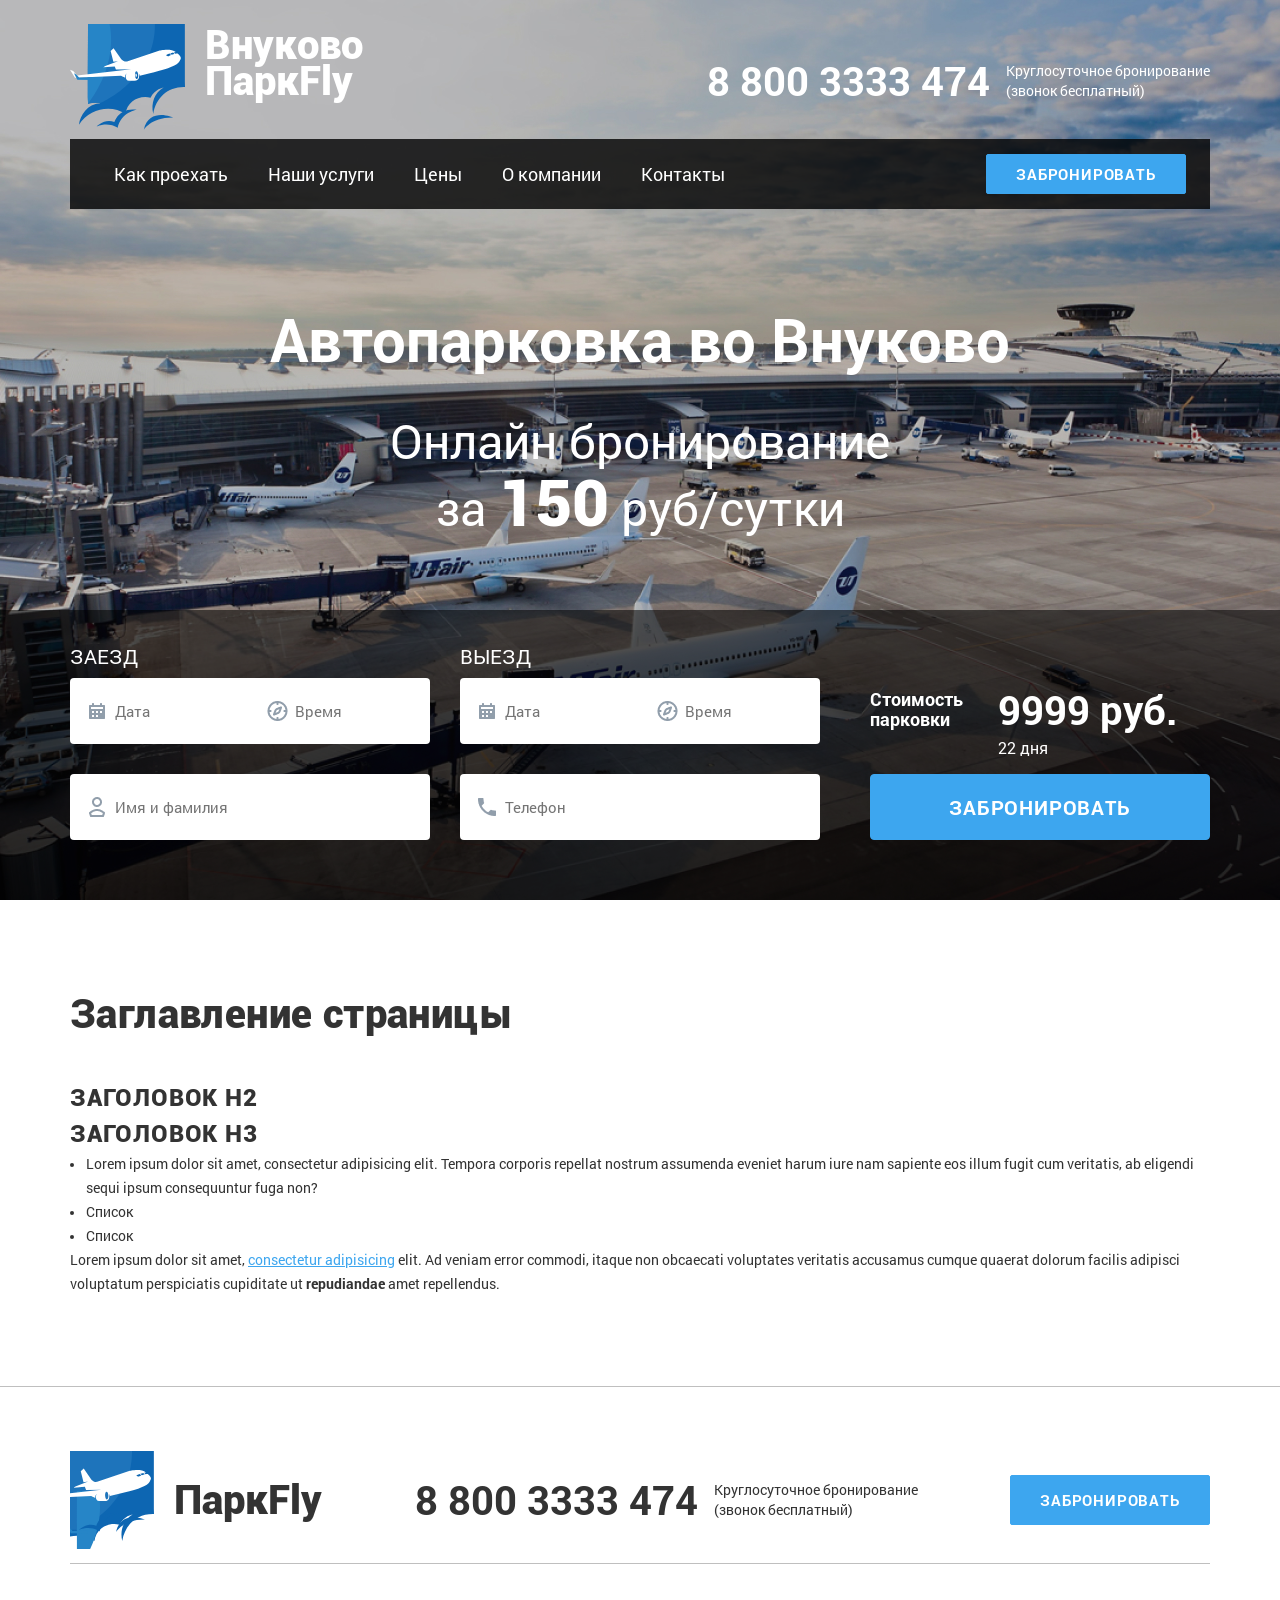
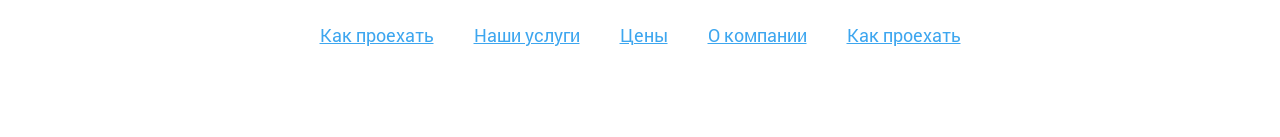
<file: app/text.html>
<!DOCTYPE html>
<html lang="ru">
<head>
	<meta charset="UTF-8">

	<title>Заголовок</title>

	<link rel="shortcut icon" href="img/favicon/favicon.ico" type="image/x-icon">
	<link rel="icon" href="img/favicon/apple-touch-icon.png">
	<link rel="icon" sizes="72x72" href="img/favicon/apple-touch-icon-72x72.png">
	<link rel="icon" sizes="114x114" href="img/favicon/apple-touch-icon-114x114.png">

	<meta http-equiv="X-UA-Compatible" content="IE=edge">
	<meta name="viewport" content="width=device-width, initial-scale=1">
	<!-- Styles -->
	<link rel="stylesheet" href="libs/bootstrap/bootstrap.min.css">
	<link rel="stylesheet" href="libs/font-awesome/css/font-awesome.min.css">
	<link rel="stylesheet" href="css/fonts.css">
	<link rel="stylesheet" href="css/main.css">
	<link rel="stylesheet" href="css/media.css">
	<!-- End_Styles -->
</head>
<body>
	<header class="header">
		<div class="container">
			<div class="row">
				<div class="col-md-5">
					<div class="header__h-logo">
						<div class="h-logo">
							<a href="#" class="h-logo__link">
								<svg  viewBox="0 0 115 106" version="1.1" xmlns="http://www.w3.org/2000/svg"><g id="Canvas" transform="translate(-1663 488)"><g id="Logo"><g id="Vector"><use xlink:href="#path0_fill" transform="matrix(-1 0 0 1 1778 -487.962)" fill="#0D66B2"/></g><g id="Vector"><use xlink:href="#path1_fill" transform="matrix(-1 0 0 1 1747.91 -488)" fill="#1E74BB"/></g><g id="Vector"><use xlink:href="#path2_fill" transform="matrix(-1 0 0 1 1704.14 -487.979)" fill="#2685C7"/></g><g id="Vector"><use xlink:href="#path3_fill" transform="matrix(-1 0 0 1 1765.99 -396.956)" fill="#0D66B2"/></g><g id="Vector"><use xlink:href="#path4_fill" transform="matrix(-1 0 0 1 1730.03 -402.592)" fill="#0D66B2"/></g><g id="Vector"><use xlink:href="#path5_fill" transform="matrix(-1 0 0 1 1773.79 -463.785)" fill="#FFFFFF"/></g><g id="Vector"><use xlink:href="#path6_fill" transform="matrix(-1 0 0 1 1729.86 -438.523)" fill="#FFFFFF"/></g><g id="Vector"><use xlink:href="#path7_fill" transform="matrix(-1 0 0 1 1687.27 -438.652)" fill="#2685C7"/></g></g></g><defs><path id="path0_fill" fill-rule="evenodd" d="M 0 63.079C 16.9303 62.4811 29.1917 73.7559 31.7575 89.8994C 34.3864 79.073 30.3484 68.8659 21.4942 63.5702C 21.4942 63.5702 30.3274 65.1717 34.4706 73.6705C 46.3744 70.9159 57.7734 77.685 59.6032 89.9634C 72.8319 80.3115 95.4828 83.7281 106.062 100.726C 104.737 90.8389 97.7332 79.9699 84.7988 79.1371C 84.7988 79.1371 90.2881 77.9199 96.955 79.6709C 97.0392 44.9497 96.9761 34.7853 96.9761 3.18191e-10L 0.14722 3.18191e-10C 0.14722 28.9984 0 33.8244 0 63.079Z"/><path id="path1_fill" fill-rule="evenodd" d="M 60.7703 80.3969C 58.9405 79.735 56.9005 79.3293 54.7343 79.1584C 54.7343 79.1584 -0.872906 55.4557 0.0104146 -3.18191e-10L 66.9115 -3.18191e-10C 66.9115 34.8066 66.9746 44.9497 66.8904 79.6496C 60.2235 77.9199 54.7343 79.1371 54.7343 79.1371L 60.7703 80.3969Z"/><path id="path2_fill" fill-rule="evenodd" d="M 1.55638 0L 23.1136 0C 23.1136 34.8067 23.1767 44.9497 23.0926 79.6496C 23.0926 79.6496 -7.08755 43.7112 1.55638 0Z"/><path id="path3_fill" fill-rule="evenodd" d="M 29.2127 14.9561C 29.2127 14.9561 22.2092 2.05841 -3.20914e-07 2.42142C -3.20914e-07 2.40007 24.3334 -8.1487 29.2127 14.9561Z"/><path id="path4_fill" fill-rule="evenodd" d="M 1.28366e-06 0.326865C 1.28366e-06 0.326865 15.8787 2.41954 19.412 18.4135C 19.412 18.4135 27.6353 11.9647 40.3173 17.0042C 40.3173 17.0042 32.3253 8.67619 22.5878 12.6693C 22.5878 12.6693 18.4446 -2.38506 1.28366e-06 0.326865Z"/><path id="path5_fill" fill-rule="evenodd" d="M 62.842 13.0044L 67.4058 13.6024L 70.161 2.77599L 67.2166 6.51665e-07L 59.6663 10.805C 59.6663 10.805 57.0163 14.0294 53.7775 13.282L 21.8727 2.47704C 21.8727 2.47704 10.1372 -0.555199 4.96344 3.86503C 5.63645 3.92909 6.30946 4.03586 6.9404 4.18534L 5.4051 5.65875C 4.56385 5.50927 3.80671 5.42386 3.21783 5.40251C -0.462673 8.71234 -0.799176 9.45972 1.26191 13.0685C 3.57537 17.1471 11.9249 20.3074 26.731 23.9589L 41.0114 27.4609C 41.3058 25.9662 41.9788 25.0693 41.9788 25.0693C 41.5161 26.5427 41.4951 28.4432 41.9578 29.8953C 42.3994 31.3046 43.6613 32.6286 46.9002 32.4791L 51.8636 32.415C 55.1655 32.3723 55.8596 27.9948 54.2612 25.3469C 54.2612 25.3469 55.8385 26.3719 55.8385 29.3401C 55.8385 29.3401 57.8996 28.5713 59.7294 27.5037L 105.83 29.5963L 110.794 21.4178L 107.618 22.7204L 103.622 27.162L 49.6553 21.0762L 64.84 21.3538L 66.0809 18.2575L 77.5009 19.0689L 75.503 17.8304L 62.842 13.0044ZM 6.2043 5.80823C 7.08762 5.97906 8.05507 6.25666 9.08561 6.61967L 10.5788 5.18897C 9.69552 4.89001 8.72807 4.56971 7.65547 4.33482L 6.2043 5.80823ZM 9.73758 6.87591C 10.4947 7.17487 11.2939 7.55923 12.0721 7.98631C 12.0721 7.98631 13.8597 8.15714 14.6589 6.96133C 14.6589 6.96133 13.2709 6.1926 11.1888 5.40251L 9.73758 6.87591ZM 44.4395 23.0407C 43.5351 22.9553 42.6939 24.6423 42.5677 26.799C 42.4205 28.9344 43.0514 30.7281 43.9347 30.8135C 44.8391 30.8776 45.6803 29.1906 45.8065 27.0552C 45.9538 24.8985 45.3228 23.1048 44.4395 23.0407Z"/><path id="path6_fill" fill-rule="evenodd" d="M 0.968239 3.75826C 1.19958 3.20306 1.34681 2.49839 1.4099 1.75101C 1.45196 1.1104 1.4099 0.512492 1.32577 1.30333e-06C 0.610704 0.10677 0.042854 0.896859 0.000791048 1.85778C -0.0202404 2.73328 0.379358 3.48066 0.968239 3.75826Z"/><path id="path7_fill" fill-rule="evenodd" d="M 0.231346 6.53426L 16.9514 6.38478L 20.2954 0L 17.9609 1.1104L 15.1637 4.16399L -1.28366e-06 3.6515L 0.231346 6.53426Z"/></defs></svg>
								<span>
									Внуково<br>ПаркFly
								</span>
							</a>
						</div>
					</div>
				</div>
				<div class="col-md-7">
					<div class="header__h-phone">
						<div class="h-phone">
							<a href="tel:88003333474" class="h-phone__number">
								8 800 3333 474
							</a>
							<span class="h-phone__text">
								Круглосуточное бронирование<br>(звонок бесплатный)
							</span>
						</div>
					</div>
				</div>
			</div>
			<div class="row">
				<div class="col-md-12">
					<div class="header__h-nav">
						<button class="h-nav__mob-button">
							&equiv;
						</button>
						<div class="h-nav">
							<ul class="h-nav__list">
								<li class="h-nav__item">
									<a href="#block-marsh" class="h-nav__link">
										Как проехать
									</a>
								</li>
								<li class="h-nav__item">
									<a href="#" class="h-nav__link">
										Наши услуги
									</a>
								</li>
								<li class="h-nav__item">
									<a href="#block-price" class="h-nav__link">
										Цены
									</a>
								</li>
								<li class="h-nav__item">
									<a href="#" class="h-nav__link">
										О компании
									</a>
								</li>
								<li class="h-nav__item">
									<a href="#" class="h-nav__link">
										Контакты
									</a>
								</li>
							</ul>
							<div class="h-nav__button">
								<input type="button" value="Забронировать">
							</div>
						</div>
					</div>
				</div>
			</div>
			<div class="row">
				<div class="col-md-12">
					<div class="header__h-title">
						<div class="h-title">
							<h1 class="h-title__title">
								Автопарковка во Внуково
							</h1>
							<p class="h-title__description">
								Онлайн бронирование<br>за <strong>150</strong> руб/сутки
							</p>
						</div>
					</div>
				</div>
			</div>
		</div>
		<div class="header__bottom">
			<div class="container">
				<div class="row">
					<form action="">
					<div class="col-md-4">
						<div class="header__h-form">
							<div class="h-form">
								<label for="">
									Заезд
								</label>
								<div class="h-form__row">
									<div class="h-form__input h-form__input-50">
										<i style="background-image: url(img/icon/1.png);"></i>
										<input type="text" placeholder="Дата" required>
									</div>
									<div class="h-form__input h-form__input-50">
										<i style="background-image: url(img/icon/2.png);"></i>
										<input type="text" placeholder="Время" required>
									</div>
								</div>
								<div class="h-form__row" style="padding-top: 30px;">
									<div class="h-form__input">
										<i style="background-image: url(img/icon/3.png);"></i>
										<input type="text" placeholder="Имя и фамилия" required>
									</div>
								</div>
							</div>
						</div>
					</div>
					<div class="col-md-4">
						<div class="header__h-form">
							<div class="h-form">
								<label for="">
									Выезд
								</label>
								<div class="h-form__row">
									<div class="h-form__input h-form__input-50">
										<i style="background-image: url(img/icon/1.png);"></i>
										<input type="text" placeholder="Дата" required>
									</div>
									<div class="h-form__input h-form__input-50">
										<i style="background-image: url(img/icon/2.png);"></i>
										<input type="text" placeholder="Время" required>
									</div>
								</div>
								<div class="h-form__row" style="padding-top: 30px;">
									<div class="h-form__input">
										<i style="background-image: url(img/icon/4.png);"></i>
										<input type="text" placeholder="Телефон" required>
									</div>
								</div>
							</div>
						</div>
					</div>
					<div class="col-md-4">
						<div class="header__h-reservation">
							<div class="h-reservation">
								<div class="h-reservation__left">
									<b class="h-reservation__title">
										Стоимость<br>парковки
									</b>
								</div>
								<div class="h-reservation__right">
									<div class="h-reservation__price">
										9999
									</div>
									<div class="h-reservation__days">
										22
									</div>
								</div>
								<div class="h-reservation__bottom">
									<div class="h-reservation__button">
										<input type="submit" value="Забронировать">
									</div>
								</div>
							</div>
						</div>
					</div>
					</form>
				</div>
			</div>
		</div>
	</header>
	<div class="page">
		<div class="page__white">
			<div class="container">
				<div class="row">
					<div class="col-md-12">
						<div class="page__p-text">
							<div class="p-text">
								<div class="p-text__title">
									<h2>
										Заглавление страницы
									</h2>
								</div>
							</div>
						</div>
					</div>
				</div>
				<div class="row">
					<div class="col-md-12">
						<div class="page__p-text">
							<div class="p-text">
								<div class="p-text__description">
									<h2>
										Заголовок h2
									</h2>
									<h3>
										Заголовок h3
									</h3>
									<ul>
										<li>
											Lorem ipsum dolor sit amet, consectetur adipisicing elit. Tempora corporis repellat nostrum assumenda eveniet harum iure nam sapiente eos illum fugit cum veritatis, ab eligendi sequi ipsum consequuntur fuga non?
										</li>
										<li>
											Список
										</li>
										<li>
											Список
										</li>
									</ul>
									<p>
										Lorem ipsum dolor sit amet, <a href="#">consectetur adipisicing</a> elit. Ad veniam error commodi, itaque non obcaecati voluptates veritatis accusamus cumque quaerat dolorum facilis adipisci voluptatum perspiciatis cupiditate ut <strong>repudiandae</strong> amet repellendus.
									</p>
								</div>
							</div>
						</div>
					</div>
				</div>
			</div>
		</div>
	</div>
	<footer class="footer">
		<div class="container">
			<div class="row">
				<div class="col-md-3">
					<div class="footer__f-logo">
						<div class="h-logo f-logo">
							<a href="#" class="h-logo__link f-logo__link">
								<svg width="84" height="98" viewBox="0 0 84 98" version="1.1" xmlns="http://www.w3.org/2000/svg" xmlns:xlink="http://www.w3.org/1999/xlink"><title>Logo</title><desc>Created using Figma</desc><g id="Canvas" transform="translate(-1657 -4545)"><g id="Logo"><g id="Vector"><use xlink:href="#path0_fill" transform="matrix(-1 0 0 1 1741 4545.03)" fill="#0D66B2"/></g><g id="Vector"><use xlink:href="#path1_fill" transform="matrix(-1 0 0 1 1719.02 4545)" fill="#1E74BB"/></g><g id="Vector"><use xlink:href="#path2_fill" transform="matrix(-1 0 0 1 1687.05 4585.02)" fill="#2685C7"/></g><g id="Vector"><use xlink:href="#path3_fill" transform="matrix(-1 0 0 1 1732.23 4611.14)" fill="#0D66B2"/></g><g id="Vector"><use xlink:href="#path4_fill" transform="matrix(-1 0 0 1 1705.96 4607.04)" fill="#0D66B2"/></g><g id="Vector"><use xlink:href="#path5_fill" transform="matrix(-1 0 0 1 1737.93 4562.59)" fill="#FFFFFF"/></g><g id="Vector"><use xlink:href="#path6_fill" transform="matrix(-1 0 0 1 1705.84 4580.94)" fill="#FFFFFF"/></g><g id="Vector"><use xlink:href="#path7_fill" transform="matrix(-1 0 0 1 1674.73 4620.85)" fill="#2685C7"/></g></g></g><defs><path id="path0_fill" fill-rule="evenodd" d="M 0 45.8216C 12.3665 45.3872 21.3226 53.5774 23.1968 65.3043C 25.117 57.4398 22.1675 50.0252 15.7001 46.1783C 15.7001 46.1783 22.1522 47.3417 25.1785 53.5154C 33.8735 51.5144 42.1997 56.4316 43.5362 65.3508C 53.199 58.3395 69.744 60.8214 77.4711 73.1687C 76.5033 65.9868 71.3877 58.0913 61.94 57.4864C 61.94 57.4864 65.9495 56.6022 70.8193 57.8742C 70.8808 32.6521 70.8347 25.2686 70.8347 2.31139e-10L 0.107535 2.31139e-10C 0.107535 21.0649 0 24.5705 0 45.8216Z"/><path id="path1_fill" fill-rule="evenodd" d="M 44.3887 58.4016C 43.0522 57.9207 41.5621 57.626 39.9798 57.5019C 39.9798 57.5019 -0.637601 40.2839 0.0076072 -2.31139e-10L 48.8745 -2.31139e-10C 48.8745 25.2841 48.9206 32.6521 48.8591 57.8587C 43.9893 56.6022 39.9798 57.4864 39.9798 57.4864L 44.3887 58.4016Z"/><path id="path2_fill" fill-rule="evenodd" d="M 1.13683 0L 16.883 0C 16.883 25.2841 16.9291 32.6521 16.8676 57.8587C 16.8676 57.8587 -5.17699 31.7525 1.13683 0Z"/><path id="path3_fill" fill-rule="evenodd" d="M 21.338 10.8643C 21.338 10.8643 16.2224 1.49526 -2.34407e-07 1.75896C -2.34407e-07 1.74345 17.774 -5.91934 21.338 10.8643Z"/><path id="path4_fill" fill-rule="evenodd" d="M 9.37628e-07 0.237439C 9.37628e-07 0.237439 11.5984 1.75759 14.1792 13.3759C 14.1792 13.3759 20.1858 8.69132 29.4492 12.3521C 29.4492 12.3521 23.6116 6.30252 16.4989 9.2032C 16.4989 9.2032 13.4726 -1.73255 9.37628e-07 0.237439Z"/><path id="path5_fill" fill-rule="evenodd" d="M 45.902 9.44663L 49.2356 9.88095L 51.248 2.01652L 49.0973 4.7338e-07L 43.5823 7.84892C 43.5823 7.84892 41.6467 10.1912 39.2809 9.64828L 15.9766 1.79936C 15.9766 1.79936 7.40455 -0.403305 3.62547 2.80762C 4.11706 2.85415 4.60865 2.93171 5.06951 3.04029L 3.94808 4.1106C 3.33359 4.00202 2.78056 3.93997 2.35042 3.92446C -0.337953 6.32877 -0.583746 6.87168 0.921741 9.49316C 2.61157 12.4559 8.71033 14.7516 19.5253 17.4041L 29.9561 19.948C 30.1712 18.8622 30.6628 18.2107 30.6628 18.2107C 30.3248 19.281 30.3095 20.6616 30.6474 21.7164C 30.97 22.7402 31.8918 23.7019 34.2575 23.5933L 37.883 23.5468C 40.2948 23.5157 40.8018 20.3358 39.6343 18.4124C 39.6343 18.4124 40.7864 19.1569 40.7864 21.3131C 40.7864 21.3131 42.2919 20.7547 43.6284 19.9791L 77.3021 21.4992L 80.9276 15.5582L 78.6079 16.5044L 75.6891 19.7309L 36.27 15.31L 47.3614 15.5117L 48.2678 13.2625L 56.6094 13.8519L 55.15 12.9523L 45.902 9.44663ZM 4.53184 4.21918C 5.17704 4.34328 5.8837 4.54493 6.63645 4.80863L 7.72716 3.76934C 7.08195 3.55218 6.37529 3.31951 5.59182 3.14888L 4.53184 4.21918ZM 7.11267 4.99477C 7.66571 5.21193 8.24947 5.49114 8.81786 5.80138C 8.81786 5.80138 10.1236 5.92547 10.7074 5.05681C 10.7074 5.05681 9.6935 4.49839 8.17266 3.92446L 7.11267 4.99477ZM 32.4602 16.7371C 31.7996 16.6751 31.1851 17.9005 31.0929 19.4672C 30.9854 21.0184 31.4462 22.3213 32.0915 22.3834C 32.752 22.4299 33.3665 21.2045 33.4587 19.6533C 33.5662 18.0866 33.1054 16.7837 32.4602 16.7371Z"/><path id="path6_fill" fill-rule="evenodd" d="M 0.707235 2.73006C 0.876219 2.32675 0.983754 1.81487 1.02984 1.27196C 1.06056 0.806609 1.02984 0.372282 0.968391 9.46759e-07C 0.446079 0.0775594 0.031302 0.651492 0.000577809 1.34952C -0.0147843 1.9855 0.277097 2.52841 0.707235 2.73006Z"/><path id="path7_fill" fill-rule="evenodd" d="M 0.168983 4.74658L 12.3819 4.638L 14.8244 0L 13.1192 0.806608L 11.0761 3.02478L -9.37628e-07 2.6525L 0.168983 4.74658Z"/></defs></svg>
								<span>
									ПаркFly
								</span>
							</a>
						</div>
					</div>
				</div>
				<div class="col-md-6">
					<div class="footer__h-phone">
						<div class="h-phone f-phone">
							<a href="tel:88003333474" class="h-phone__number f-phone__number">
								8 800 3333 474
							</a>
							<span class="h-phone__text f-phone__text">
								Круглосуточное бронирование<br>(звонок бесплатный)
							</span>
						</div>
					</div>
				</div>
				<div class="col-md-3">
					<div class="f-button">
						<div class="h-nav__button f-button__button">
							<input type="button" value="Забронировать">
						</div>
					</div>
				</div>
			</div>
			<div class="row">
				<div class="col-md-12">
					<hr>
				</div>
			</div>
			<div class="row">
				<div class="col-md-12">
					<ul class="f-nav">
						<li class="f-nav__item">
							<a href="#" class="f-nav__link">
								Как проехать
							</a>
						</li>
						<li class="f-nav__item">
							<a href="#" class="f-nav__link">
								Наши услуги
							</a>
						</li>
						<li class="f-nav__item">
							<a href="#" class="f-nav__link">
								Цены
							</a>
						</li>
						<li class="f-nav__item">
							<a href="#" class="f-nav__link">
								О компании
							</a>
						</li>
						<li class="f-nav__item">
							<a href="#" class="f-nav__link">
								Как проехать
							</a>
						</li>
					</ul>
				</div>
			</div>
		</div>
	</footer>
	<div class="popup-bg"></div>
	<div class="popup-reservation">
		<div class="popup-reservation__wp">
			<div class="popup-reservation__close">
				<button>&times;</button>
			</div>
			<form action="">
			<div class="h-form">
				<label for="">
					Заезд
				</label>
				<div class="h-form__row">
					<div class="h-form__input h-form__input-50">
						<i style="background-image: url(img/icon/1.png);"></i>
						<input type="text" placeholder="Дата" required>
					</div>
					<div class="h-form__input h-form__input-50">
						<i style="background-image: url(img/icon/2.png);"></i>
						<input type="text" placeholder="Время" required>
					</div>
				</div>
				<div class="h-form__row" style="padding-top: 30px;">
					<div class="h-form__input">
						<i style="background-image: url(img/icon/3.png);"></i>
						<input type="text" placeholder="Имя и фамилия" required>
					</div>
				</div>
			</div>
			<div class="h-form">
				<label for="">
					Выезд
				</label>
				<div class="h-form__row">
					<div class="h-form__input h-form__input-50">
						<i style="background-image: url(img/icon/1.png);"></i>
						<input type="text" placeholder="Дата" required>
					</div>
					<div class="h-form__input h-form__input-50">
						<i style="background-image: url(img/icon/2.png);"></i>
						<input type="text" placeholder="Время" required>
					</div>
				</div>
				<div class="h-form__row" style="padding-top: 30px;">
					<div class="h-form__input">
						<i style="background-image: url(img/icon/4.png);"></i>
						<input type="text" placeholder="Телефон" required>
					</div>
				</div>
			</div>
			<div class="h-reservation__bottom">
				<div class="h-reservation__button">
					<input type="submit" value="Забронировать">
				</div>
			</div>
			</form>
		</div>
	</div>
	<!-- Scripts -->
	<script type="text/javascript" src="libs/jquery/jquery.min.js"></script>
	<script type="text/javascript" src="js/main.js"></script>
	<!-- End_Scripts -->
</body>
</html>
</file>
<file: app/css/fonts.css>
/* font-family: "RobotoRegular" */
@font-face {
  font-family: "RobotoRegular";
  src: url("../fonts/Roboto/RobotoRegular/RobotoRegular.eot");
  src: url("../fonts/Roboto/RobotoRegular/RobotoRegular.eot?#iefix") format("embedded-opentype"), url("../fonts/Roboto/RobotoRegular/RobotoRegular.woff") format("woff"), url("../fonts/Roboto/RobotoRegular/RobotoRegular.ttf") format("truetype");
  font-style: normal;
  font-weight: normal;
}

/* font-family: "RobotoBlack" */
@font-face {
  font-family: "RobotoBlack";
  src: url(../fonts/Roboto/RobotoBlack.ttf);
}

/* font-family: "RobotoBold" */
@font-face {
  font-family: "RobotoBold";
  src: url("../fonts/Roboto/RobotoBold/RobotoBold.eot");
  src: url("../fonts/Roboto/RobotoBold/RobotoBold.eot?#iefix") format("embedded-opentype"), url("../fonts/Roboto/RobotoBold/RobotoBold.woff") format("woff"), url("../fonts/Roboto/RobotoBold/RobotoBold.ttf") format("truetype");
  font-style: normal;
  font-weight: normal;
}
</file>
<file: app/css/main.css>
@charset "UTF-8";
html, body, div, span, object, iframe,
h1, h2, h3, h4, h5, h6, p, blockquote, pre,
a, abbr, acronym, address, big, cite, code,
del, dfn, em, img, ins, kbd, q, samp, small,
strike, strong, sub, sup, tt, var, b, i,
dl, dt, dd, ol, ul, li, fieldset, form,
label, legend, table, caption, tbody, tfoot,
thead, tr, th, td, article, aside, canvas,
details, embed, figure, figcaption, footer,
header, hgroup, nav, output, ruby, section,
time, mark, audio, video {
  margin: 0;
  padding: 0;
  border: 0;
  font-size: 100%;
  font: inherit;
  vertical-align: baseline;
}

button, button:active, button:focus,
input, input:active, input:focus {
  outline: none;
}

ol, ul {
  list-style: none;
}

.clearfix:after, .h-nav:after, .h-form__row:after, .h-reservation:after, .p-priceList__row:after {
  content: '';
  display: table;
  clear: both;
}

.clearfix:before, .h-nav:before, .h-form__row:before, .h-reservation:before, .p-priceList__row:before {
  content: '';
  display: table;
}

hr {
  margin: 10px 0;
  padding: 0;
  border-color: rgba(0, 0, 0, 0.25);
}

body {
  font-size: 16px;
  min-width: 320px;
  position: relative;
  line-height: 1.25;
  font-family: "RobotoRegular", sans-serif;
  overflow-x: hidden;
}

.hidden {
  display: none;
}

.header {
  height: 900px;
  background-image: url(../img/index-top-bg.jpg);
  background-repeat: no-repeat;
  background-position: center center;
  background-size: cover;
  padding-top: 24px;
  position: relative;
}

.header__bottom {
  background-color: rgba(0, 0, 0, 0.55);
  position: absolute;
  bottom: 0;
  left: 0;
  right: 0;
}

.header__h-phone {
  padding-top: 32px;
}

.header__h-nav {
  padding-top: 5px;
}

.page__white {
  background-color: #fff;
  padding-bottom: 90px;
  border-bottom: 1px solid rgba(0, 0, 0, 0.25);
}

.page__gray {
  background-color: #F2F2F2;
  padding-bottom: 90px;
}

.page__map {
  position: relative;
}

.page__map::after {
  content: '';
  position: absolute;
  left: 0;
  top: 0;
  right: 0;
  bottom: 0;
  display: block;
  width: 100%;
  height: 100%;
  z-index: 2;
}

.page__map iframe {
  display: block;
  width: 100%;
  height: 750px;
}

.h-logo__link {
  padding-right: 195px;
  display: inline-block;
  position: relative;
}

.h-logo__link svg {
  width: 115px;
  height: 106px;
  height: auto;
}

.h-logo__link span {
  display: block;
  position: absolute;
  left: 135px;
  top: 4px;
  font-family: "RobotoBlack";
  font-size: 40px;
  line-height: 36px;
  text-align: left;
  color: #fff;
}

.h-phone {
  font-size: 0;
  text-align: right;
}

.h-phone__number {
  font-family: "RobotoBold";
  color: #fff;
  font-size: 40px;
  display: inline-block;
}

.h-phone__number:hover, .h-phone__number:focus, .h-phone__number:active {
  color: #fff;
  text-decoration: none;
}

.h-phone__text {
  display: inline-block;
  font-size: 14px;
  line-height: 20px;
  color: #fff;
  text-align: left;
  margin-left: 16px;
}

.h-nav {
  display: block;
  width: 100%;
  background-color: rgba(0, 0, 0, 0.8);
  height: 70px;
  padding: 0 24px;
}

.h-nav__list {
  font-size: 0;
  display: block;
  float: left;
}

.h-nav__item {
  display: inline-block;
}

.h-nav__link {
  display: block;
  padding: 0 20px;
  line-height: 70px;
  font-size: 18px;
  color: #fff;
  -webkit-transition: all 0.3s ease-in-out;
  -moz-transition: all 0.3s ease-in-out;
  transition: all 0.3s ease-in-out;
}

.h-nav__link:hover, .h-nav__link:active, .h-nav__link:focus {
  text-decoration: none;
  color: #fff;
  background-color: #3da6ef;
}

.h-nav__button {
  display: block;
  float: right;
  padding: 15px 0;
}

.h-nav__button input {
  height: 40px;
  width: 200px;
  background-color: #3da6ef;
  border-radius: 2px;
  border: 1px solid #3da6ef;
  text-align: center;
  text-transform: uppercase;
  font-size: 15px;
  color: #fff;
  font-family: "RobotoBold";
  margin: 0;
  padding: 0;
  letter-spacing: 0.8px;
  -webkit-transition: all 0.3s ease-in-out;
  -moz-transition: all 0.3s ease-in-out;
  transition: all 0.3s ease-in-out;
}

.h-nav__button input:hover {
  background-color: transparent;
  color: #3da6ef;
}

.h-title {
  text-align: center;
  padding-top: 100px;
}

.h-title__title {
  color: #fff;
  font-family: "RobotoBold";
  font-size: 60px;
  line-height: 60px;
  display: block;
}

.h-title__description {
  margin-top: 40px;
  display: block;
  font-size: 48px;
  color: #fff;
  line-height: 64px;
}

.h-title__description strong {
  font-size: 64px;
  font-family: "RobotoBlack";
}

.h-form {
  padding-top: 36px;
  padding-bottom: 60px;
}

.h-form label {
  text-transform: uppercase;
  display: inline-block;
  color: #fff;
  font-size: 20px;
  line-height: 20px;
  margin-bottom: 12px;
}

.h-form__input {
  position: relative;
}

.h-form__input-50 {
  float: left;
  width: 50%;
}

.h-form__input-50 input {
  border-radius: 0 4px 4px 0 !important;
}

.h-form__input-50:first-child {
  position: relative;
}

.h-form__input-50:first-child::after {
  content: '';
  width: 1px;
  height: 33px;
  position: absolute;
  right: -0.5px;
  top: 50%;
  margin-top: -16.5px;
  background-color: #bdbdbd;
}

.h-form__input-50:first-child input {
  border-radius: 4px 0 0 4px !important;
}

.h-form__input i {
  width: 22px;
  height: 22px;
  background-repeat: no-repeat;
  background-position: center center;
  display: block;
  position: absolute;
  left: 16px;
  top: 50%;
  margin-top: -11px;
}

.h-form__input input {
  height: 66px;
  display: block;
  width: 100%;
  border: none;
  padding-left: 45px;
  padding-right: 10px;
  border-radius: 4px;
  font-size: 15px;
}

.h-reservation {
  padding-top: 80px;
  padding-left: 20px;
}

.h-reservation__left {
  display: block;
  float: left;
}

.h-reservation__title {
  font-family: "RobotoBold";
  font-size: 18px;
  line-height: 18px;
  color: #fff;
}

.h-reservation__right {
  display: block;
  float: left;
  padding-left: 35px;
}

.h-reservation__price {
  font-family: "RobotoBold";
  font-size: 40px;
  line-height: 40px;
  color: #fff;
}

.h-reservation__price::after {
  content: ' руб.';
}

.h-reservation__days {
  font-size: 16px;
  line-height: 16px;
  color: #fff;
  margin-top: 10px;
}

.h-reservation__days::after {
  content: ' дня';
}

.h-reservation__bottom {
  clear: both;
  padding-top: 18px;
}

.h-reservation__button input {
  display: block;
  width: 100%;
  height: 66px;
  border-radius: 4px;
  border: 1px solid #3DA6EF;
  background-color: #3DA6EF;
  text-align: center;
  text-transform: uppercase;
  font-size: 20px;
  font-family: "RobotoBold";
  letter-spacing: 0.8px;
  color: #fff;
  -webkit-transition: all 0.3s ease-in-out;
  -moz-transition: all 0.3s ease-in-out;
  transition: all 0.3s ease-in-out;
}

.h-reservation__button input:hover {
  background-color: transparent;
  color: #3da6ef;
}

.p-advantages {
  padding: 40px 20px;
}

.p-advantages__icon {
  height: 190px;
  width: 100%;
  display: -webkit-flex;
  display: -moz-flex;
  display: -ms-flex;
  display: -o-flex;
  display: flex;
  -webkit-align-items: center;
  -webkit-box-align: center;
  -ms-flex-align: center;
  align-items: center;
  justify-content: center;
  -webkit-justify-content: center;
}

.p-advantages__icon img {
  display: block;
}

.p-advantages__title {
  width: 100%;
  text-align: center;
  font-family: "RobotoBlack";
  font-size: 24px;
  text-transform: uppercase;
  line-height: 36px;
  letter-spacing: 0.8px;
  color: #000;
}

.p-advantages__description {
  padding-top: 40px;
  width: 100%;
  text-align: center;
  color: #828282;
  font-size: 20px;
  line-height: 20px;
  font-family: "RobotoRegular";
}

.p-section__title {
  display: inline-block;
  font-size: 40px;
  line-height: 50px;
  letter-spacing: 0.4px;
  color: #333;
  font-family: "RobotoBlack", sans-serif;
}

.p-section__title-wp {
  display: block;
  text-align: center;
  padding: 90px 0;
}

.p-section__description {
  font-size: 24px;
  line-height: 38px;
  color: #333;
}

.p-section__description-wp {
  margin-top: -50px;
  text-align: center;
}

.p-company {
  padding: 30px 10px 50px;
}

.p-company__img {
  height: 146px;
  width: 100%;
  display: -webkit-flex;
  display: -moz-flex;
  display: -ms-flex;
  display: -o-flex;
  display: flex;
  -webkit-align-items: center;
  -webkit-box-align: center;
  -ms-flex-align: center;
  align-items: center;
  justify-content: center;
  -webkit-justify-content: center;
}

.p-company__description {
  display: block;
  width: 100%;
  text-align: center;
  font-size: 14px;
  line-height: 24px;
  color: #333;
}

.p-priceList__row {
  display: block;
  width: 100%;
  padding: 30px 0;
  border-bottom: 1px solid #E0E0E0;
}

.p-priceList__left {
  width: 30%;
  float: left;
  text-align: center;
}

.p-priceList__left span {
  font-family: "RobotoBold";
  font-size: 24px;
  line-height: 38px;
  color: #333;
  display: inline-block;
}

.p-priceList__left span::after {
  content: ' р';
}

.p-priceList__right {
  width: 70%;
  float: right;
  padding-left: 20px;
}

.p-priceList__right span {
  font-size: 18px;
  line-height: 38px;
}

.p-priceList__button {
  text-align: center;
  width: 100%;
  padding-top: 40px;
}

.p-priceList__button button {
  display: inline-block;
  height: 70px;
  width: 406px;
  background-color: #3da6ef;
  border-radius: 4px;
  border: 1px solid #3DA6EF;
  text-align: center;
  text-transform: uppercase;
  font-size: 20px;
  line-height: 20px;
  font-family: "RobotoBold";
  letter-spacing: 0.8px;
  color: #fff;
  -webkit-transition: all 0.3s ease-in-out;
  -moz-transition: all 0.3s ease-in-out;
  transition: all 0.3s ease-in-out;
}

.p-priceList__button button:hover {
  background-color: transparent;
  color: #3da6ef;
}

.p-addr {
  padding-top: 70px;
  padding-bottom: 40px;
}

.p-addr__img {
  width: 100%;
  height: 100%;
  display: -webkit-flex;
  display: -moz-flex;
  display: -ms-flex;
  display: -o-flex;
  display: flex;
  -webkit-align-items: center;
  -webkit-box-align: center;
  -ms-flex-align: center;
  align-items: center;
  justify-content: center;
  -webkit-justify-content: center;
}

.p-addr__title {
  text-align: center;
  padding-top: 10px;
}

.p-addr__title span {
  display: inline-block;
  font-size: 24px;
  line-height: 38px;
  color: #333;
}

.p-addr__cord {
  text-align: center;
  padding-top: 10px;
}

.p-addr__cord p {
  display: inline-block;
  font-size: 20px;
  line-height: 38px;
  color: #333;
}

.p-addr__cord p strong {
  font-family: "RobotoBold";
}

.footer {
  padding-top: 64px;
}

.f-logo__link svg {
  width: 84px;
}

.f-logo__link span {
  color: #333;
  top: 32px;
  left: 104px;
}

.f-phone {
  padding-top: 24px;
}

.f-phone__number {
  color: #333;
}

.f-phone__number:hover, .f-phone__number:focus, .f-phone__number:active {
  color: #333;
}

.f-phone__text {
  color: #333;
}

.f-button__button {
  padding-top: 24px;
}

.f-button__button input {
  height: 50px;
}

.f-nav {
  font-size: 0;
  text-align: center;
  padding-top: 50px;
  padding-bottom: 90px;
}

.f-nav__item {
  display: inline-block;
  padding: 0 20px;
}

.f-nav__link {
  font-size: 18px;
  color: #3da6ef;
  text-decoration: underline;
}

.f-nav__link:hover, .f-nav__link:focus, .f-nav__link:active {
  color: #3da6ef;
  text-decoration: none;
}

.p-text__title {
  padding-top: 90px;
}

.p-text__title h2 {
  display: inline-block;
  font-size: 40px;
  line-height: 50px;
  letter-spacing: 0.4px;
  color: #333;
  font-family: "RobotoBlack", sans-serif;
}

.p-text__description {
  padding-top: 40px;
}

.p-text__description h2, .p-text__description h3 {
  color: #333;
  font-family: "RobotoBlack";
  font-size: 24px;
  letter-spacing: 0.8px;
  line-height: 36px;
  text-transform: uppercase;
}

.p-text__description ul li {
  display: inline-block;
  font-size: 14px;
  line-height: 24px;
  display: block;
  padding-left: 16px;
  position: relative;
}

.p-text__description ul li::before {
  content: '';
  position: absolute;
  left: 0;
  top: 11px;
  width: 4px;
  height: 4px;
  border-radius: 50%;
  -webkit-border-radius: 50%;
  background-color: #333;
}

.p-text__description a {
  color: #3da6ef;
  display: inline-block;
  font-size: 14px;
  line-height: 24px;
  text-decoration: underline;
}

.p-text__description a:hover {
  color: #3da6ef;
  text-decoration: none;
}

.p-text__description p {
  color: #333;
  display: inline-block;
  font-size: 14px;
  line-height: 24px;
}

.p-text__description strong {
  color: #333;
  display: inline-block;
  font-size: 14px;
  line-height: 24px;
  font-family: "RobotoBold";
}

.popup-bg {
  background-color: rgba(0, 0, 0, 0.7);
  position: fixed;
  left: 0;
  top: 0;
  right: 0;
  bottom: 0;
  display: none;
  z-index: 99;
}

.popup-reservation {
  position: fixed;
  width: 400px;
  margin: 0 auto;
  background-color: rgba(0, 0, 0, 0.55);
  left: 0;
  right: 0;
  top: 50%;
  transform: translateY(-50%);
  -webkit-transform: translateY(-50%);
  z-index: 999;
  padding: 20px;
  display: none;
  border-radius: 4px;
}

.popup-reservation .h-form {
  padding: 0 0 18px 0;
}

.popup-reservation .h-reservation__bottom {
  padding-top: 12px;
}

.popup-reservation__wp {
  position: relative;
}

.popup-reservation__close {
  position: absolute;
  right: -10px;
  top: -20px;
}

.popup-reservation__close button {
  padding: 0;
  margin: 0;
  font-size: 40px;
  line-height: 40px;
  color: #fff;
  background-color: transparent;
  border: none;
  -webkit-transition: all 0.3s ease-in-out;
  -moz-transition: all 0.3s ease-in-out;
  transition: all 0.3s ease-in-out;
}

.popup-reservation__close button:hover {
  opacity: 0.8;
}
</file>
<file: app/css/media.css>
/*==========  Desktop First Method  ==========*/
/* Large Devices, Wide Screens */
@media only screen and (max-width: 1199px) {
  .h-reservation {
    padding-left: 0;
  }
  .h-reservation__right {
    padding-left: 15px;
  }
  .f-phone {
    text-align: center;
  }
  /**/
}

/* Medium Devices, Desktops */
@media only screen and (max-width: 991px) {
  .header__bottom {
    display: none;
  }
  .h-nav {
    height: auto;
    text-align: center;
  }
  .h-nav__list {
    display: inline-block;
  }
  .h-nav__button {
    display: inline-block;
    float: none;
  }
  .h-logo {
    text-align: center;
  }
  .h-phone {
    text-align: center;
  }
  .header__h-phone {
    padding: 15px 0;
  }
  .h-title {
    padding-top: 15px;
  }
  .h-title__title {
    font-size: 40px;
    line-height: 40px;
  }
  .h-title__description {
    font-size: 28px;
    line-height: 42px;
  }
  .h-title__description strong {
    font-size: 40px;
  }
  .h-title__description {
    margin-top: 15px;
  }
  .header {
    height: auto;
    padding-bottom: 24px;
  }
  .f-button {
    text-align: center;
  }
  /**/
}

/* Small Devices, Tablets */
@media only screen and (max-width: 768px) {
  .popup-reservation {
    padding: 28px 10px;
    width: 100%;
    bottom: 0;
    top: 0;
    transform: none;
    -webkit-transform: none;
  }
  .h-form__input input {
    height: 50px;
  }
  .h-reservation__button input {
    height: 50px;
  }
  .popup-reservation__close {
    right: 0;
    top: -20px;
  }
  .p-priceList__button button {
    width: 100%;
  }
  .page__map iframe {
    height: 340px;
  }
  .h-phone__text {
    margin-left: 0;
    text-align: center;
  }
  .f-button {
    text-align: center;
  }
  .f-nav {
    padding: 16px 0;
  }
  .p-section__title-wp {
    padding: 45px 0;
  }
  .p-section__description-wp {
    margin-top: -25px;
  }
  .h-phone__text {
    width: 100%;
    text-align: center;
  }
  .p-text__title {
    padding-top: 45px;
  }
  .page__white {
    padding-bottom: 45px;
  }
  .h-nav__mob-button {
    font-size: 40px;
    line-height: 70px;
    margin: 0;
    padding: 0;
    color: #fff;
    background-color: transparent;
    border: none;
    display: inline-block;
    float: left;
  }
  .h-nav {
    z-index: 10;
    position: absolute;
    left: 0;
    right: 0;
    top: 70px;
    display: none;
  }
  .h-nav__list {
    float: none;
    width: 100%;
  }
  .h-nav__item {
    display: block;
    width: 100%;
  }
  .h-nav__link {
    display: block;
    width: 100%;
  }
  .header__h-nav {
    height: 70px;
    display: block;
    background-color: rgba(0, 0, 0, 0.8);
    padding: 0 24px;
    width: 100%;
    text-align: center;
    position: relative;
  }
  .p-section__title {
    font-size: 30px;
    line-height: 40px;
  }
  .p-section__description {
    font-size: 18px;
    line-height: 32px;
  }
  .p-advantages__title {
    font-size: 18px;
    line-height: 32px;
  }
  .p-advantages__description {
    font-size: 16px;
    line-height: 16px;
    padding-top: 16px;
  }
  .p-priceList__right span {
    font-size: 16px;
    line-height: 36px;
  }
  .p-priceList__left span {
    font-size: 22px;
    line-height: 32px;
  }
  .h-nav__button {
    display: none;
  }
  .h-nav__button-mob {
    display: block !important;
    float: right;
  }
  /**/
}

/* Extra Small Devices, Phones */
@media only screen and (max-width: 480px) {
  /**/
}

/* Custom, iPhone Retina */
@media only screen and (max-width: 320px) {
  /**/
}

/*==========  Mobile First Method  ==========*/
/* Custom, iPhone Retina */
@media only screen and (min-width: 320px) {
  /**/
}

/* Extra Small Devices, Phones */
@media only screen and (min-width: 480px) {
  /**/
}

/* Small Devices, Tablets */
@media only screen and (min-width: 769px) {
  .h-nav__mob-button {
    display: none;
  }
  .h-nav__button-mob {
    display: none;
  }
  /**/
}

/* Medium Devices, Desktops */
@media only screen and (min-width: 992px) {
  /**/
}

/* Large Devices, Wide Screens */
@media only screen and (min-width: 1200px) {
  /**/
}
</file>
<file: app/libs/ericjgagnon-wickedpicker/dist/wickedpicker.min.css>
.wickedpicker{-webkit-user-select:none;-moz-user-select:none;-ms-user-select:none;user-select:none;box-shadow:0 0 0 1px rgba(14,41,57,.12),0 2px 5px rgba(14,41,57,.44),inset 0 -1px 2px rgba(14,41,57,.15);background:#fefefe;margin:0 auto;border-radius:.1px;width:270px;height:130px;font-size:14px;display:none}.wickedpicker__title{background-image:-webkit-linear-gradient(top,#fff 0,#f2f2f2 100%);position:relative;background:#f2f2f2;margin:0 auto;border-bottom:1px solid #e5e5e5;padding:12px 11px 10px 15px;color:#4C4C4C;font-size:inherit}.wickedpicker__close{-webkit-transform:translateY(-25%);-moz-transform:translateY(-25%);-ms-transform:translateY(-25%);-o-transform:translateY(-25%);transform:translateY(-25%);position:absolute;top:25%;right:10px;color:#34495e;cursor:pointer}.wickedpicker__close:before{content:'\00d7'}.wickedpicker__controls{padding:10px 0;line-height:normal;margin:0}.wickedpicker__controls__control,.wickedpicker__controls__control--separator{vertical-align:middle;display:inline-block;font-size:inherit;margin:0 auto;width:35px;letter-spacing:1.3px}.wickedpicker__controls__control-down,.wickedpicker__controls__control-up{color:#34495e;position:relative;display:block;margin:3px auto;font-size:18px;cursor:pointer}.wickedpicker__controls__control-up:before{content:'\e800'}.wickedpicker__controls__control-down:after{content:'\e801'}.wickedpicker__controls__control--separator{width:5px}.text-center,.wickedpicker__controls,.wickedpicker__controls__control,.wickedpicker__controls__control--separator,.wickedpicker__controls__control-down,.wickedpicker__controls__control-up,.wickedpicker__title{text-align:center}.hover-state{color:#3498db}@font-face{font-family:fontello;src:url(../fonts/fontello.eot?52602240);src:url(../fonts/fontello.eot?52602240#iefix) format("embedded-opentype"),url(../fonts/fontello.woff?52602240) format("woff"),url(../fonts/fontello.ttf?52602240) format("truetype"),url(../fonts/fontello.svg?52602240#fontello) format("svg");font-weight:400;font-style:normal}.fontello-after:after,.fontello:before,.wickedpicker__controls__control-down:after,.wickedpicker__controls__control-up:before{font-family:fontello;font-style:normal;font-weight:400;speak:none;display:inline-block;text-decoration:inherit;width:1em;margin-right:.2em;text-align:center;font-variant:normal;text-transform:none;line-height:1em;margin-left:.2em;-webkit-font-smoothing:antialiased;-moz-osx-font-smoothing:grayscale}
</file>
